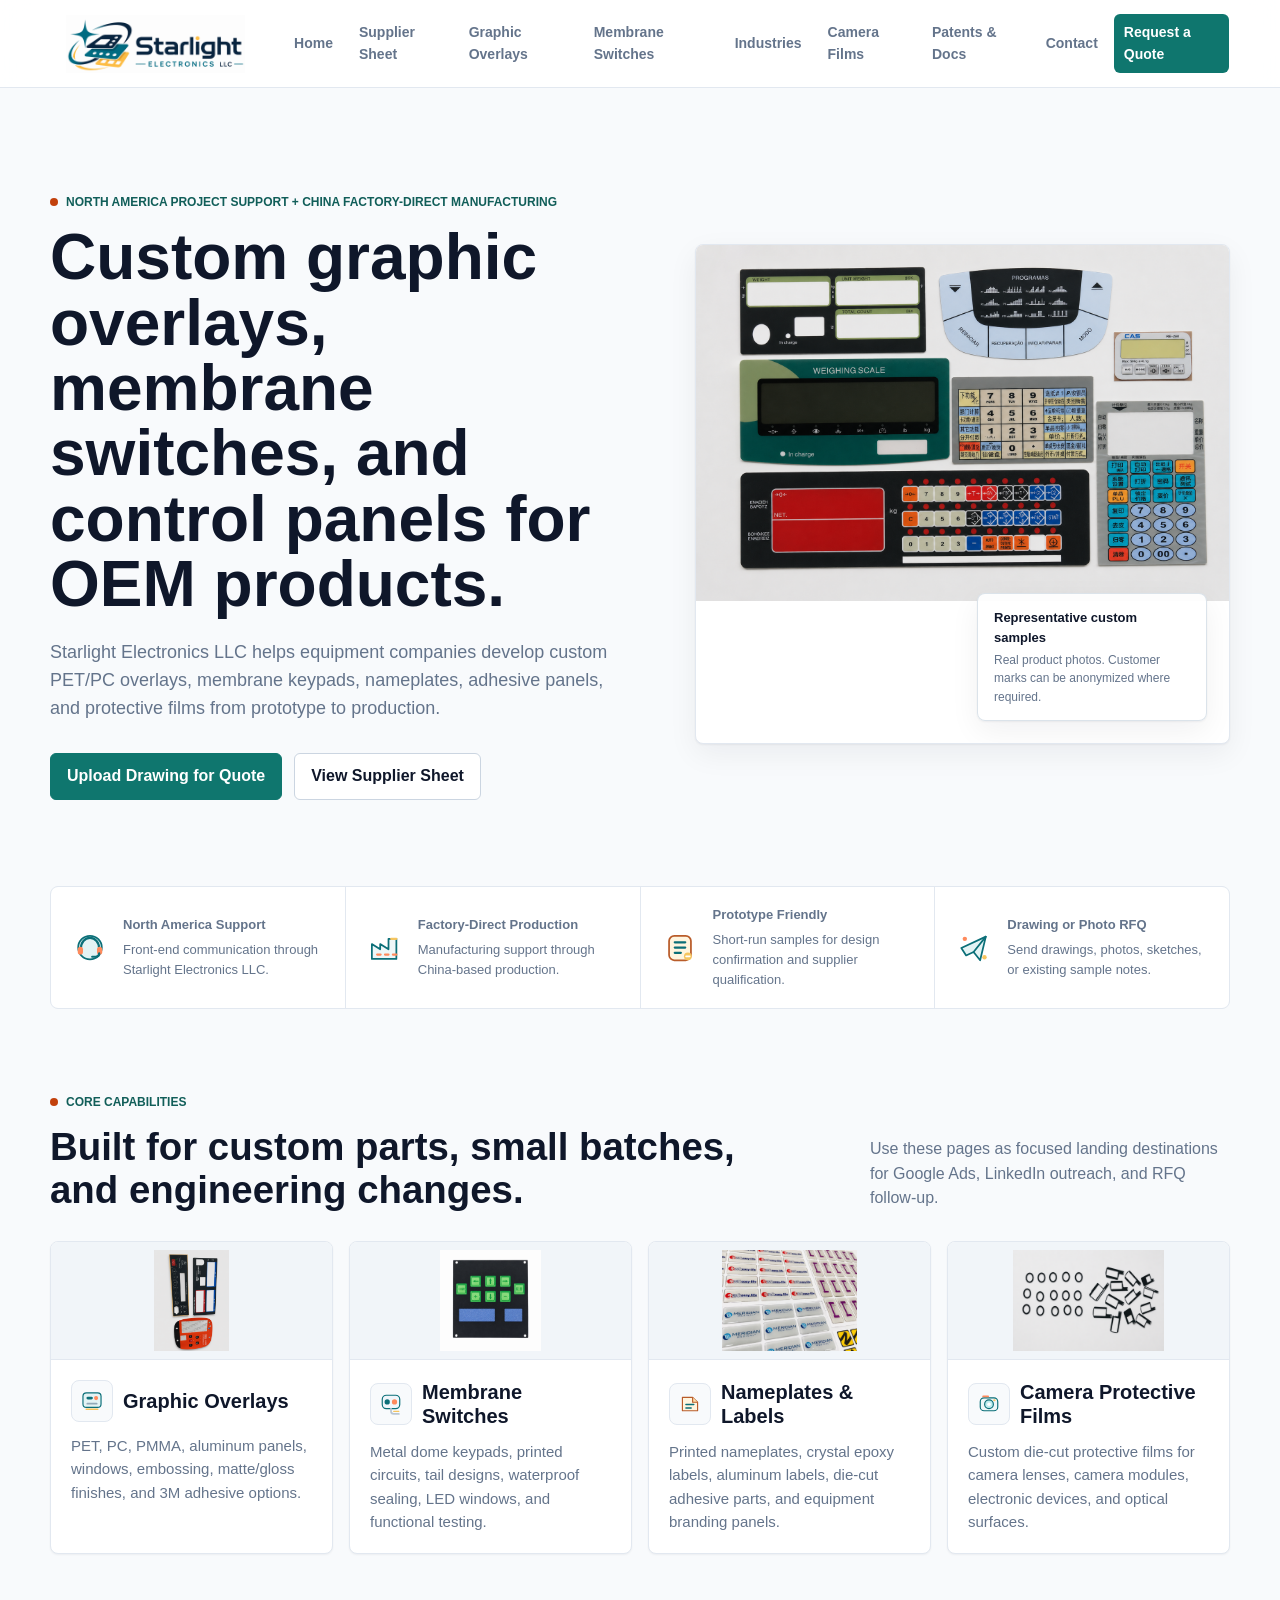
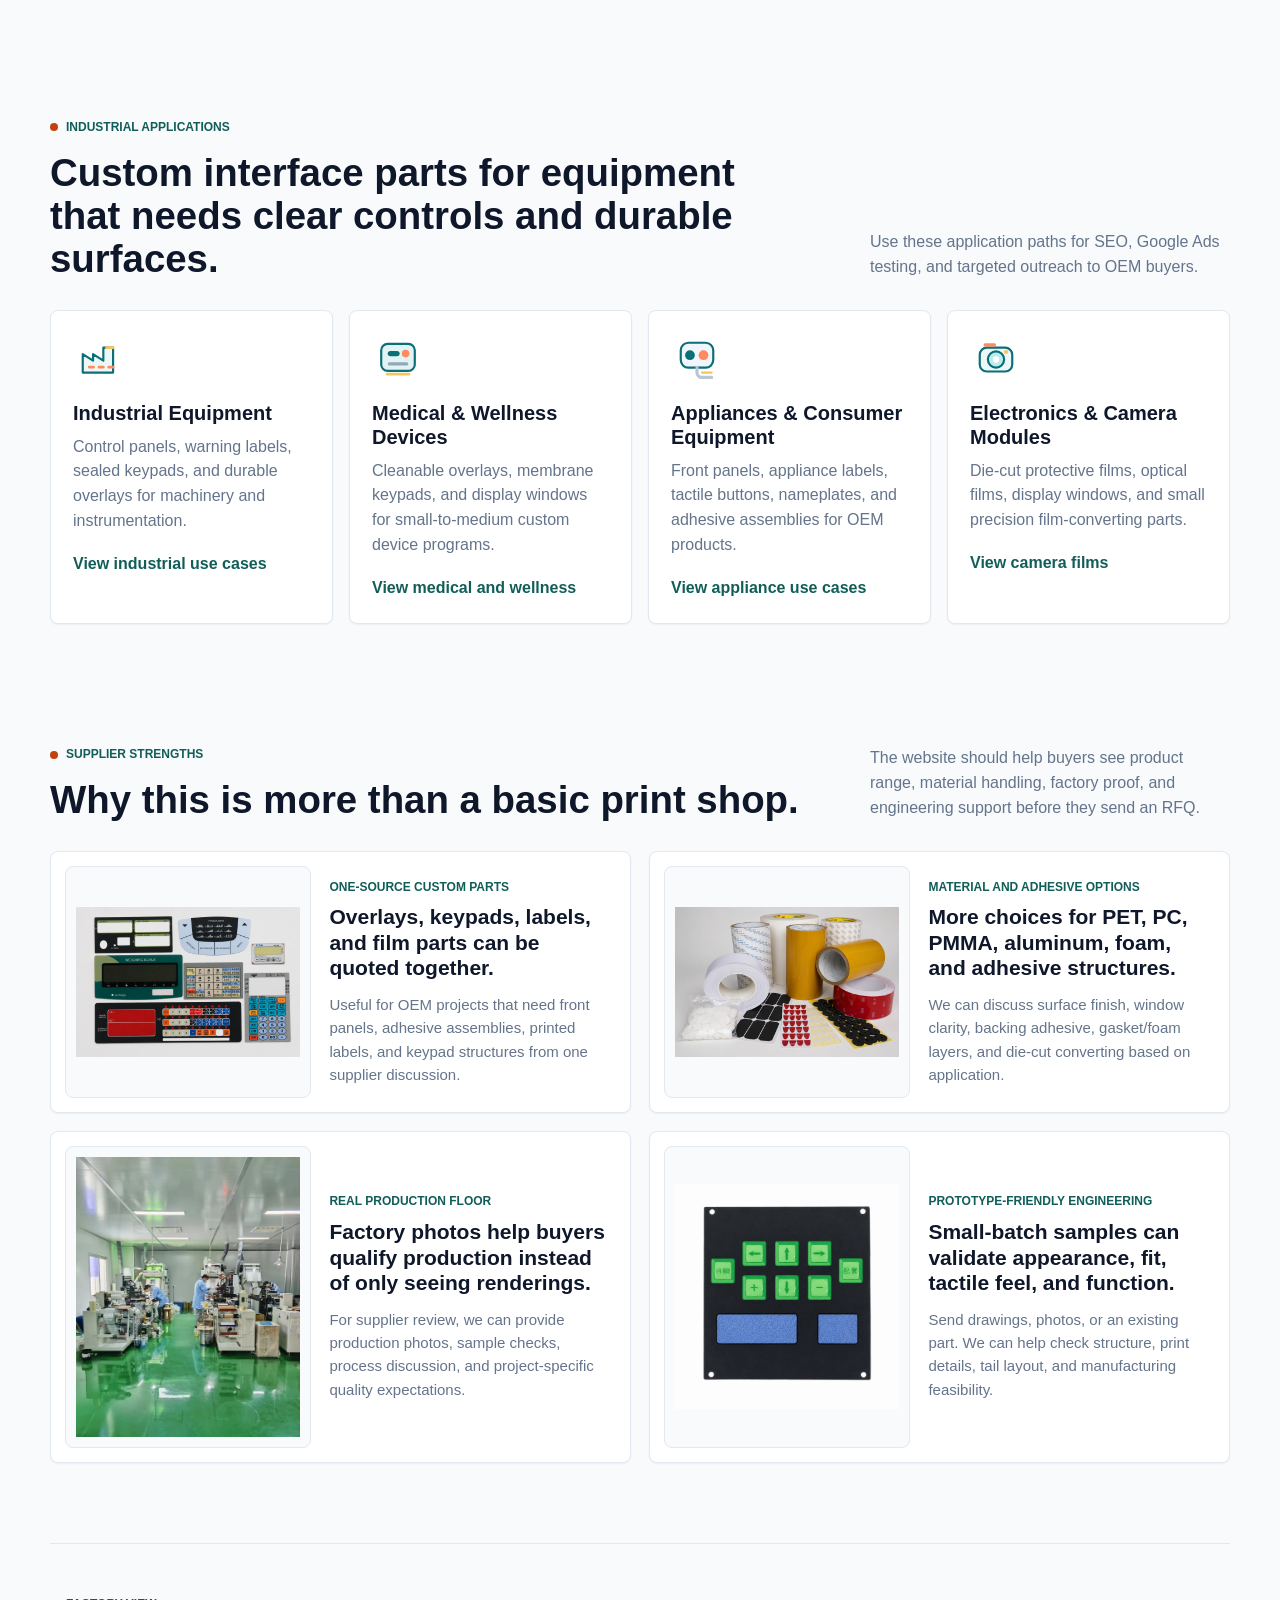
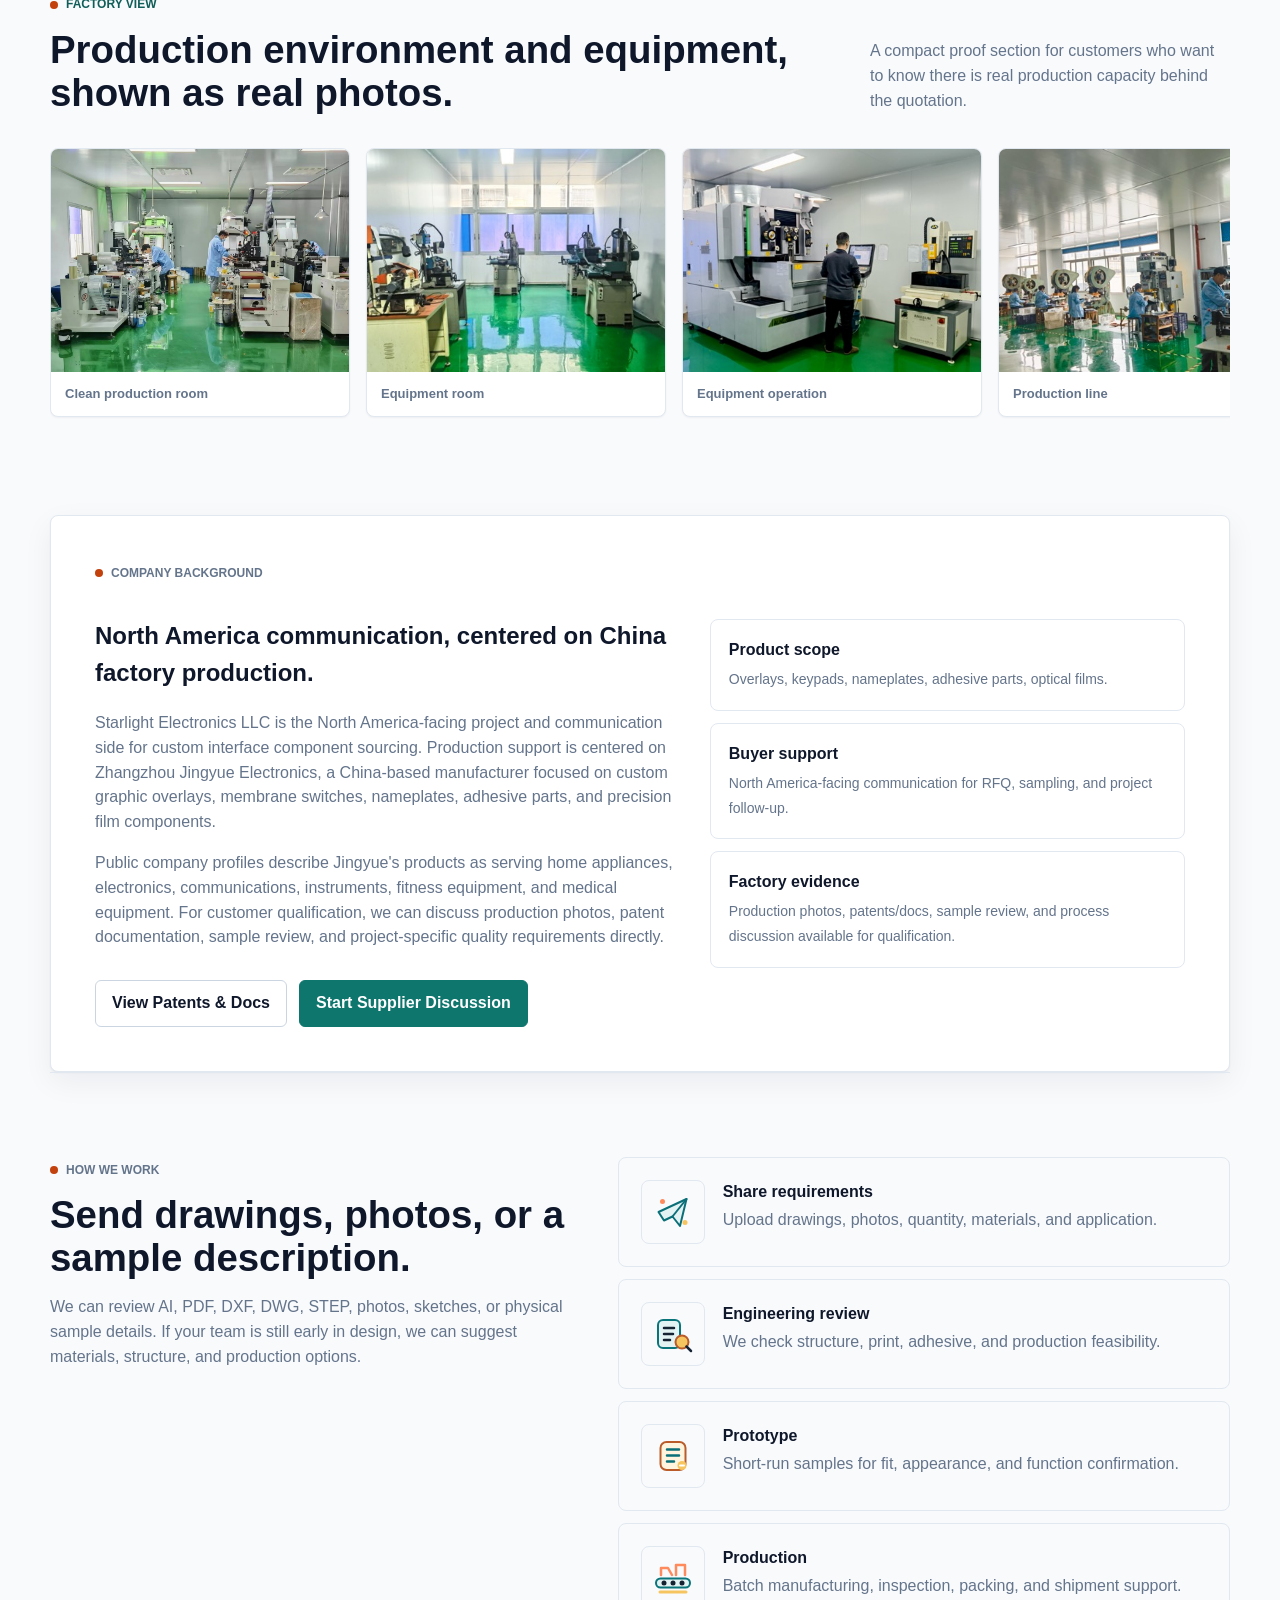
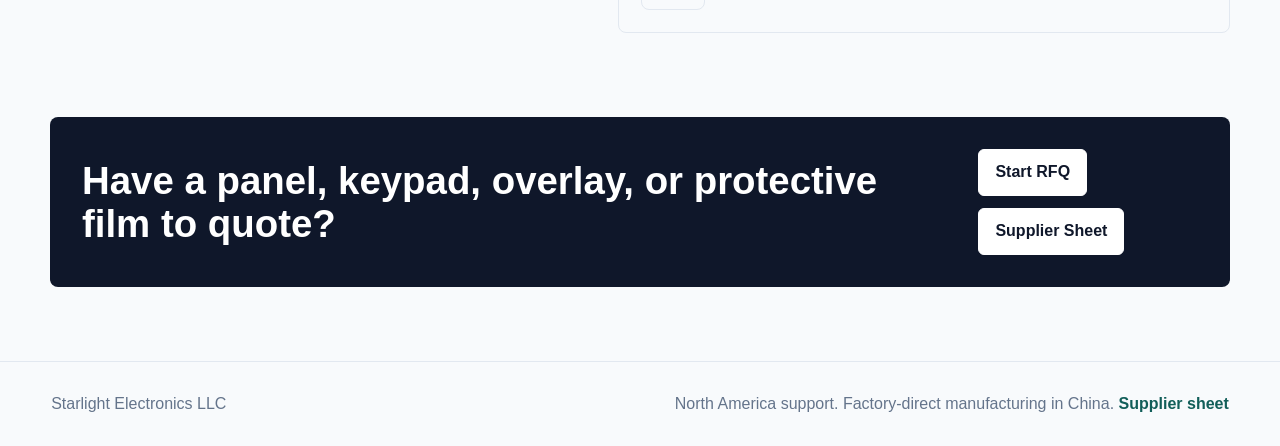
<file: index.html>
<!doctype html>
<html lang="en">
  <head>
    <meta charset="utf-8" />
    <meta name="viewport" content="width=device-width, initial-scale=1" />
    <title>Starlight Electronics LLC | Custom Graphic Overlays &amp; Membrane Switches</title>
    <meta
      name="description"
      content="North America-based project support for custom graphic overlays, membrane switches, control panels, nameplates, and camera lens protective films with factory-direct manufacturing in China."
    />
    <link rel="stylesheet" href="styles.css" />
  </head>
  <body>
    <header class="site-header">
      <a class="brand" href="index.html"><img src="assets/starlight-logo.png" alt="Starlight Electronics" /></a>
      <nav class="nav" aria-label="Main navigation">
        <a href="index.html">Home</a>
        <a href="capability-statement.html">Supplier Sheet</a>
        <a href="graphic-overlays.html">Graphic Overlays</a>
        <a href="membrane-switches.html">Membrane Switches</a>
        <a href="industries.html">Industries</a>
        <a href="camera-films.html">Camera Films</a>
        <a href="certifications.html">Patents &amp; Docs</a>
        <a href="contact.html">Contact</a>
        <a class="nav-cta" href="request-quote.html">Request a Quote</a>
      </nav>
    </header>

    <main>
      <section class="hero">
        <div class="hero-copy">
          <p class="eyebrow">North America project support + China factory-direct manufacturing</p>
          <h1>Custom graphic overlays, membrane switches, and control panels for OEM products.</h1>
          <p class="lead">
            Starlight Electronics LLC helps equipment companies develop custom PET/PC overlays,
            membrane keypads, nameplates, adhesive panels, and protective films from prototype to production.
          </p>
          <div class="actions">
            <a class="button primary" href="request-quote.html">Upload Drawing for Quote</a>
            <a class="button secondary" href="capability-statement.html">View Supplier Sheet</a>
          </div>
        </div>
        <div class="hero-media">
          <img src="assets/photos/product-combine-home.png" alt="Representative custom graphic overlays and membrane switch samples" />
          <div class="hero-badge">
            <strong>Representative custom samples</strong>
            <span>Real product photos. Customer marks can be anonymized where required.</span>
          </div>
        </div>
      </section>

      <section class="trust-strip" aria-label="Key service points">
        <div><img src="assets/icon-support.svg" alt="" /><span><strong>North America Support</strong><span>Front-end communication through Starlight Electronics LLC.</span></span></div>
        <div><img src="assets/icon-factory.svg" alt="" /><span><strong>Factory-Direct Production</strong><span>Manufacturing support through China-based production.</span></span></div>
        <div><img src="assets/icon-prototype.svg" alt="" /><span><strong>Prototype Friendly</strong><span>Short-run samples for design confirmation and supplier qualification.</span></span></div>
        <div><img src="assets/icon-rfq.svg" alt="" /><span><strong>Drawing or Photo RFQ</strong><span>Send drawings, photos, sketches, or existing sample notes.</span></span></div>
      </section>

      <section class="section">
        <div class="section-heading">
          <div>
            <p class="eyebrow">Core capabilities</p>
            <h2>Built for custom parts, small batches, and engineering changes.</h2>
          </div>
          <p class="section-subtitle">Use these pages as focused landing destinations for Google Ads, LinkedIn outreach, and RFQ follow-up.</p>
        </div>
        <div class="capability-grid">
          <article>
            <div class="card-media"><img src="assets/photos/graphic-overlays-detail.png" alt="Graphic overlay and panel samples" /></div>
            <div class="card-copy">
              <div class="icon-row"><img class="mini-icon" src="assets/icon-overlay.svg" alt="" /><h3>Graphic Overlays</h3></div>
              <p>PET, PC, PMMA, aluminum panels, windows, embossing, matte/gloss finishes, and 3M adhesive options.</p>
            </div>
          </article>
          <article>
            <div class="card-media"><img src="assets/photos/membrane-square-detail.png" alt="Membrane switch sample with tactile buttons" /></div>
            <div class="card-copy">
              <div class="icon-row"><img class="mini-icon" src="assets/icon-switch.svg" alt="" /><h3>Membrane Switches</h3></div>
              <p>Metal dome keypads, printed circuits, tail designs, waterproof sealing, LED windows, and functional testing.</p>
            </div>
          </article>
          <article>
            <div class="card-media"><img src="assets/photos/epoxy-labels-detail.png" alt="Custom epoxy nameplate and label samples" /></div>
            <div class="card-copy">
              <div class="icon-row"><img class="mini-icon" src="assets/icon-label.svg" alt="" /><h3>Nameplates &amp; Labels</h3></div>
              <p>Printed nameplates, crystal epoxy labels, aluminum labels, die-cut adhesive parts, and equipment branding panels.</p>
            </div>
          </article>
          <article>
            <div class="card-media"><img src="assets/photos/camera-film-set.png" alt="Camera lens protective film samples" /></div>
            <div class="card-copy">
              <div class="icon-row"><img class="mini-icon" src="assets/icon-camera.svg" alt="" /><h3>Camera Protective Films</h3></div>
              <p>Custom die-cut protective films for camera lenses, camera modules, electronic devices, and optical surfaces.</p>
            </div>
          </article>
        </div>
      </section>

      <section class="section">
        <div class="section-heading">
          <div>
            <p class="eyebrow">Industrial applications</p>
            <h2>Custom interface parts for equipment that needs clear controls and durable surfaces.</h2>
          </div>
          <p class="section-subtitle">Use these application paths for SEO, Google Ads testing, and targeted outreach to OEM buyers.</p>
        </div>
        <div class="application-grid">
          <article>
            <img src="assets/icon-factory.svg" alt="" />
            <h3>Industrial Equipment</h3>
            <p>Control panels, warning labels, sealed keypads, and durable overlays for machinery and instrumentation.</p>
            <a href="industries.html">View industrial use cases</a>
          </article>
          <article>
            <img src="assets/icon-overlay.svg" alt="" />
            <h3>Medical &amp; Wellness Devices</h3>
            <p>Cleanable overlays, membrane keypads, and display windows for small-to-medium custom device programs.</p>
            <a href="industries.html">View medical and wellness</a>
          </article>
          <article>
            <img src="assets/icon-switch.svg" alt="" />
            <h3>Appliances &amp; Consumer Equipment</h3>
            <p>Front panels, appliance labels, tactile buttons, nameplates, and adhesive assemblies for OEM products.</p>
            <a href="industries.html">View appliance use cases</a>
          </article>
          <article>
            <img src="assets/icon-camera.svg" alt="" />
            <h3>Electronics &amp; Camera Modules</h3>
            <p>Die-cut protective films, optical films, display windows, and small precision film-converting parts.</p>
            <a href="camera-films.html">View camera films</a>
          </article>
        </div>
      </section>

      <section id="supplier-strengths" class="section strength-section">
        <div class="section-heading">
          <div>
            <p class="eyebrow">Supplier strengths</p>
            <h2>Why this is more than a basic print shop.</h2>
          </div>
          <p class="section-subtitle">The website should help buyers see product range, material handling, factory proof, and engineering support before they send an RFQ.</p>
        </div>
        <div class="strength-grid">
          <article>
            <div class="strength-media"><img src="assets/photos/product-combine-home.png" alt="Custom control panels and membrane switch samples" /></div>
            <div>
              <span class="strength-kicker">One-source custom parts</span>
              <h3>Overlays, keypads, labels, and film parts can be quoted together.</h3>
              <p>Useful for OEM projects that need front panels, adhesive assemblies, printed labels, and keypad structures from one supplier discussion.</p>
            </div>
          </article>
          <article>
            <div class="strength-media"><img src="assets/photos/adhesive-materials.png" alt="Adhesive rolls, 3M materials, and die-cut parts" /></div>
            <div>
              <span class="strength-kicker">Material and adhesive options</span>
              <h3>More choices for PET, PC, PMMA, aluminum, foam, and adhesive structures.</h3>
              <p>We can discuss surface finish, window clarity, backing adhesive, gasket/foam layers, and die-cut converting based on application.</p>
            </div>
          </article>
          <article>
            <div class="strength-media"><img src="assets/photos/dust-free-workshop.jpg" alt="Production workshop with operators and equipment" /></div>
            <div>
              <span class="strength-kicker">Real production floor</span>
              <h3>Factory photos help buyers qualify production instead of only seeing renderings.</h3>
              <p>For supplier review, we can provide production photos, sample checks, process discussion, and project-specific quality expectations.</p>
            </div>
          </article>
          <article>
            <div class="strength-media"><img src="assets/photos/membrane-square-detail.png" alt="Membrane switch sample with tactile buttons" /></div>
            <div>
              <span class="strength-kicker">Prototype-friendly engineering</span>
              <h3>Small-batch samples can validate appearance, fit, tactile feel, and function.</h3>
              <p>Send drawings, photos, or an existing part. We can help check structure, print details, tail layout, and manufacturing feasibility.</p>
            </div>
          </article>
        </div>
      </section>

      <section id="factory-view" class="section workshop-section">
        <div class="section-heading">
          <div>
            <p class="eyebrow">Factory view</p>
            <h2>Production environment and equipment, shown as real photos.</h2>
          </div>
          <p class="section-subtitle">A compact proof section for customers who want to know there is real production capacity behind the quotation.</p>
        </div>
        <div class="workshop-carousel" aria-label="Workshop photo carousel">
          <figure>
            <img src="assets/photos/dust-free-workshop.jpg" alt="Clean production workshop" />
            <figcaption>Clean production room</figcaption>
          </figure>
          <figure>
            <img src="assets/photos/workshop-printing-room.jpg" alt="Printing and equipment room" />
            <figcaption>Equipment room</figcaption>
          </figure>
          <figure>
            <img src="assets/photos/workshop-cnc.jpg" alt="Equipment operation area" />
            <figcaption>Equipment operation</figcaption>
          </figure>
          <figure>
            <img src="assets/photos/workshop-line.jpg" alt="Production line with operators" />
            <figcaption>Production line</figcaption>
          </figure>
          <figure>
            <img src="assets/photos/workshop-screening-area.jpg" alt="Screening and processing area" />
            <figcaption>Processing area</figcaption>
          </figure>
          <figure>
            <img src="assets/photos/workshop-machine.jpg" alt="Film processing machine" />
            <figcaption>Film processing equipment</figcaption>
          </figure>
          <figure>
            <img src="assets/photos/workshop-equipment.jpg" alt="Workshop equipment" />
            <figcaption>Equipment area</figcaption>
          </figure>
          <figure>
            <img src="assets/photos/workshop-coating-room.jpg" alt="Coating or finishing room" />
            <figcaption>Finishing room</figcaption>
          </figure>
        </div>
      </section>

      <section class="company-band">
        <div class="company-copy">
          <p class="eyebrow">Company background</p>
          <h2>North America communication, centered on China factory production.</h2>
          <p>
            Starlight Electronics LLC is the North America-facing project and communication side for custom interface component sourcing.
            Production support is centered on Zhangzhou Jingyue Electronics, a China-based manufacturer focused on custom graphic overlays,
            membrane switches, nameplates, adhesive parts, and precision film components.
          </p>
          <p>
            Public company profiles describe Jingyue's products as serving home appliances, electronics, communications, instruments,
            fitness equipment, and medical equipment. For customer qualification, we can discuss production photos, patent documentation,
            sample review, and project-specific quality requirements directly.
          </p>
          <div class="actions">
            <a class="button secondary" href="certifications.html">View Patents &amp; Docs</a>
            <a class="button primary" href="request-quote.html">Start Supplier Discussion</a>
          </div>
        </div>
        <div class="company-proof">
          <div><strong>Product scope</strong><span>Overlays, keypads, nameplates, adhesive parts, optical films.</span></div>
          <div><strong>Buyer support</strong><span>North America-facing communication for RFQ, sampling, and project follow-up.</span></div>
          <div><strong>Factory evidence</strong><span>Production photos, patents/docs, sample review, and process discussion available for qualification.</span></div>
        </div>
      </section>

      <section class="split-section">
        <div>
          <p class="eyebrow">How we work</p>
          <h2>Send drawings, photos, or a sample description.</h2>
          <p>
            We can review AI, PDF, DXF, DWG, STEP, photos, sketches, or physical sample details.
            If your team is still early in design, we can suggest materials, structure, and production options.
          </p>
        </div>
        <ol class="process-list">
          <li><span class="step-icon"><img src="assets/icon-rfq.svg" alt="" /></span><div><strong>Share requirements</strong><span>Upload drawings, photos, quantity, materials, and application.</span></div></li>
          <li><span class="step-icon"><img src="assets/icon-engineering.svg" alt="" /></span><div><strong>Engineering review</strong><span>We check structure, print, adhesive, and production feasibility.</span></div></li>
          <li><span class="step-icon"><img src="assets/icon-prototype.svg" alt="" /></span><div><strong>Prototype</strong><span>Short-run samples for fit, appearance, and function confirmation.</span></div></li>
          <li><span class="step-icon"><img src="assets/icon-production.svg" alt="" /></span><div><strong>Production</strong><span>Batch manufacturing, inspection, packing, and shipment support.</span></div></li>
        </ol>
      </section>

      <section class="cta-band">
        <h2>Have a panel, keypad, overlay, or protective film to quote?</h2>
        <div class="actions compact-actions">
          <a class="button primary" href="request-quote.html">Start RFQ</a>
          <a class="button secondary" href="capability-statement.html">Supplier Sheet</a>
        </div>
      </section>
    </main>

    <footer class="site-footer">
      <span>Starlight Electronics LLC</span>
      <span>North America support. Factory-direct manufacturing in China. <a href="capability-statement.html">Supplier sheet</a></span>
    </footer>
    <script src="site.js" defer></script>
  </body>
</html>
</file>
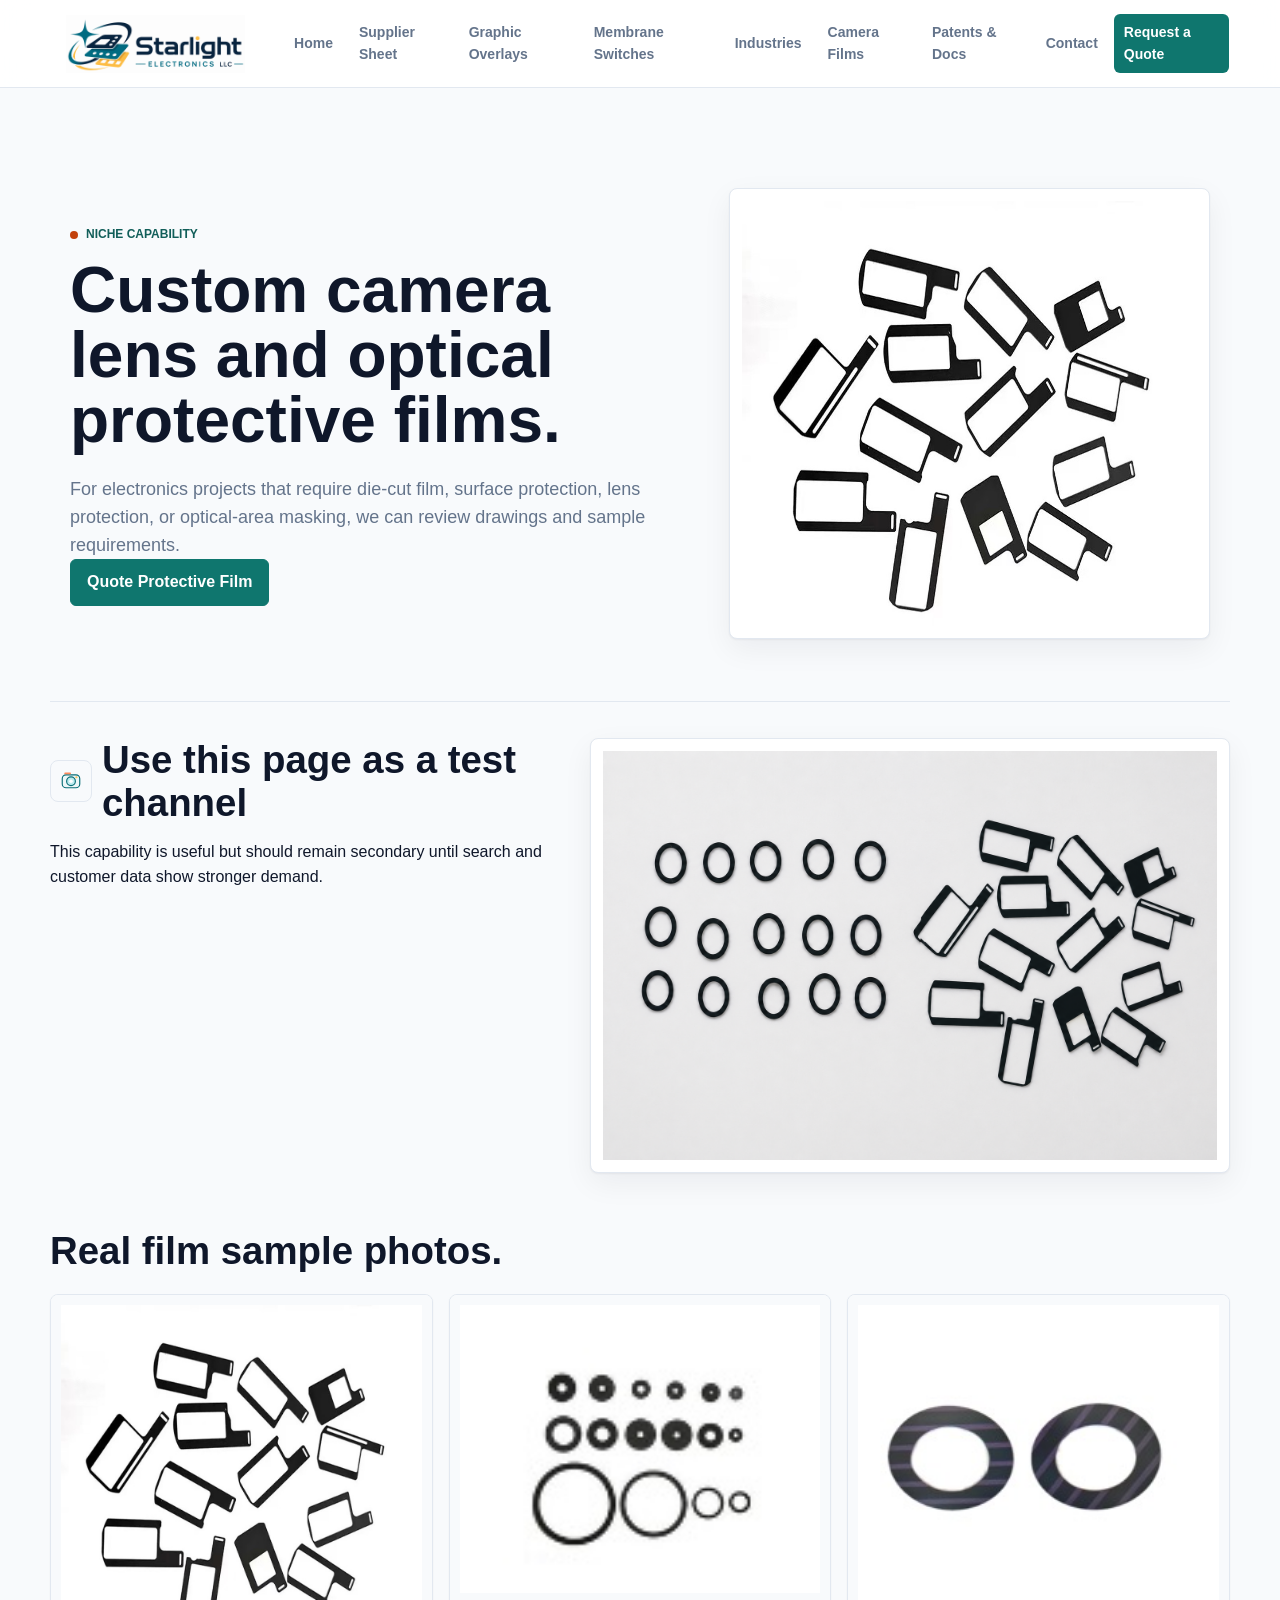
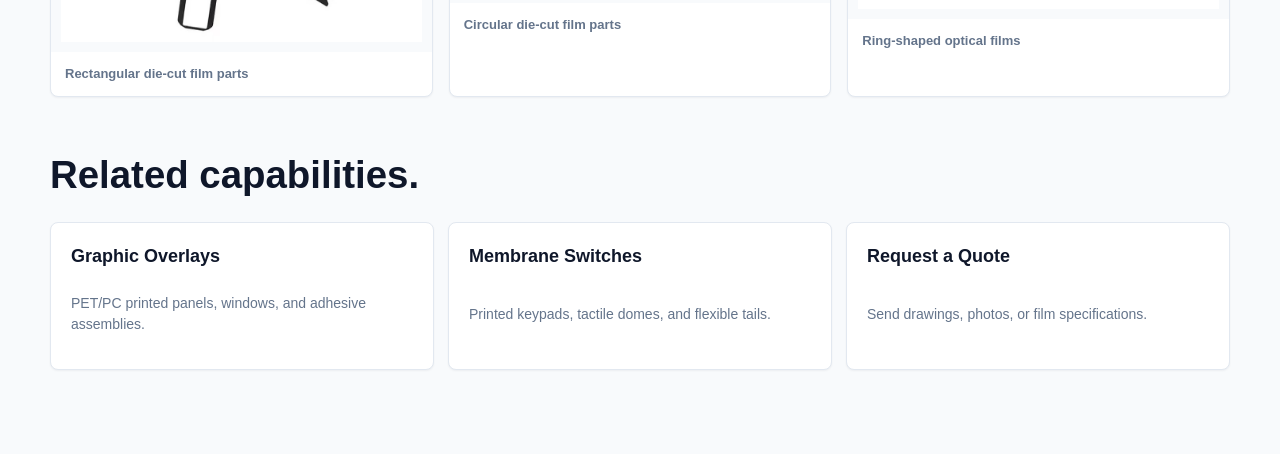
<file: camera-films.html>
<!doctype html>
<html lang="en">
  <head>
    <meta charset="utf-8" />
    <meta name="viewport" content="width=device-width, initial-scale=1" />
    <title>Camera Lens Protective Films | Starlight Electronics LLC</title>
    <meta name="description" content="Custom die-cut camera lens protective films and optical protective films for camera modules and electronics." />
    <link rel="stylesheet" href="styles.css" />
  </head>
  <body>
    <header class="site-header">
      <a class="brand" href="index.html"><img src="assets/starlight-logo.png" alt="Starlight Electronics" /></a>
      <nav class="nav" aria-label="Main navigation">
        <a href="index.html">Home</a>
        <a href="capability-statement.html">Supplier Sheet</a>
        <a href="graphic-overlays.html">Graphic Overlays</a>
        <a href="membrane-switches.html">Membrane Switches</a>
        <a href="industries.html">Industries</a>
        <a href="camera-films.html">Camera Films</a>
        <a href="certifications.html">Patents &amp; Docs</a>
        <a href="contact.html">Contact</a>
        <a class="nav-cta" href="request-quote.html">Request a Quote</a>
      </nav>
    </header>
    <main class="page">
      <section class="page-hero">
        <div>
          <p class="eyebrow">Niche capability</p>
          <h1>Custom camera lens and optical protective films.</h1>
          <p class="lead">For electronics projects that require die-cut film, surface protection, lens protection, or optical-area masking, we can review drawings and sample requirements.</p>
          <a class="button primary" href="request-quote.html">Quote Protective Film</a>
        </div>
        <div class="visual-card"><img src="assets/photos/camera-film-rectangles.jpg" alt="Custom die-cut camera and optical protective films" /></div>
      </section>
      <section class="detail-grid">
        <div>
          <div class="icon-row"><img class="mini-icon" src="assets/icon-camera.svg" alt="" /><h2>Use this page as a test channel</h2></div>
          <p>This capability is useful but should remain secondary until search and customer data show stronger demand.</p>
        </div>
        <div class="visual-card"><img src="assets/photos/camera-film-set.png" alt="Die-cut camera and optical protective film samples" /></div>
      </section>
      <section class="page-section">
        <h2>Real film sample photos.</h2>
        <div class="photo-grid compact">
          <figure class="photo-card">
            <div class="photo-frame"><img src="assets/photos/camera-film-rectangles.jpg" alt="Rectangular camera and optical film parts" /></div>
            <figcaption>Rectangular die-cut film parts</figcaption>
          </figure>
          <figure class="photo-card">
            <div class="photo-frame"><img src="assets/photos/camera-film-circles.jpg" alt="Circular optical film parts" /></div>
            <figcaption>Circular die-cut film parts</figcaption>
          </figure>
          <figure class="photo-card">
            <div class="photo-frame"><img src="assets/photos/camera-film-rings.jpg" alt="Ring-shaped optical films" /></div>
            <figcaption>Ring-shaped optical films</figcaption>
          </figure>
        </div>
      </section>
      <section class="page-section">
        <h2>Related capabilities.</h2>
        <div class="related-links">
          <a class="related-card" href="graphic-overlays.html"><strong>Graphic Overlays</strong><span>PET/PC printed panels, windows, and adhesive assemblies.</span></a>
          <a class="related-card" href="membrane-switches.html"><strong>Membrane Switches</strong><span>Printed keypads, tactile domes, and flexible tails.</span></a>
          <a class="related-card" href="request-quote.html"><strong>Request a Quote</strong><span>Send drawings, photos, or film specifications.</span></a>
        </div>
      </section>
    </main>
  </body>
</html>
</file>
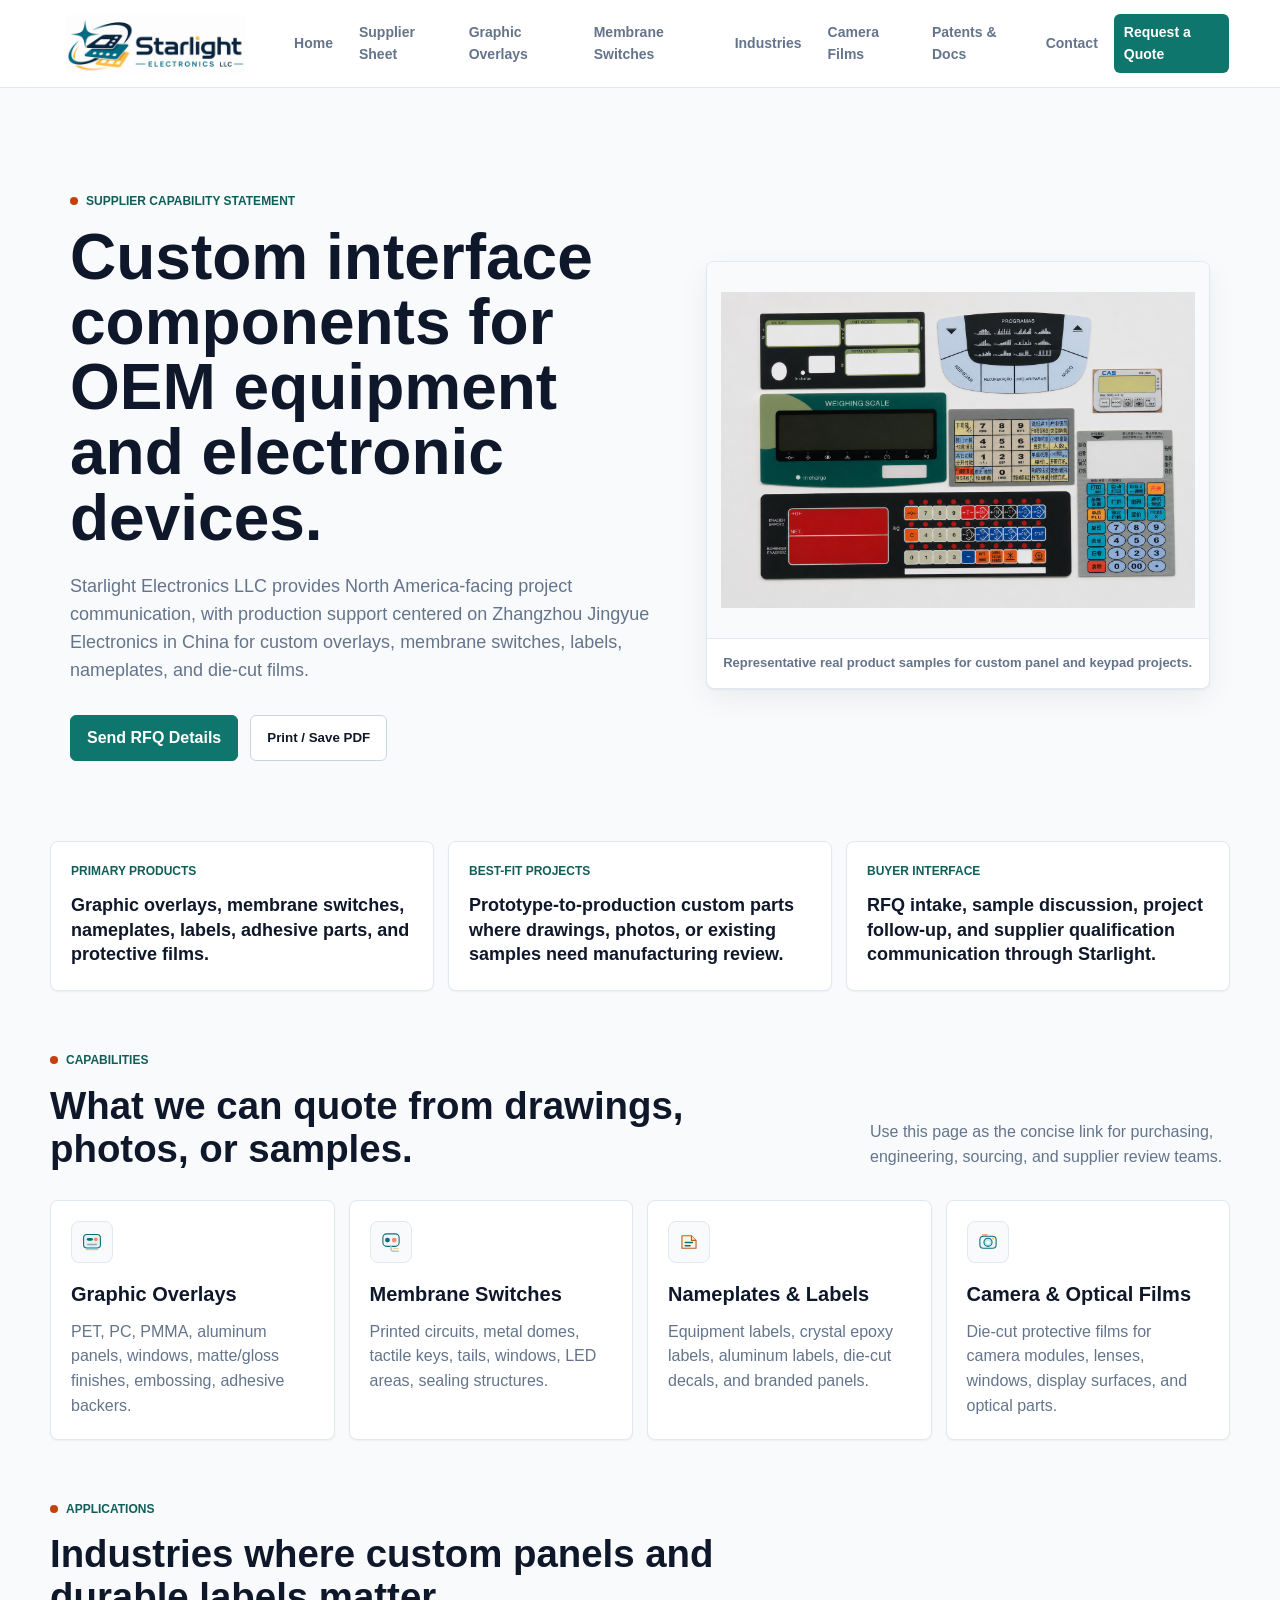
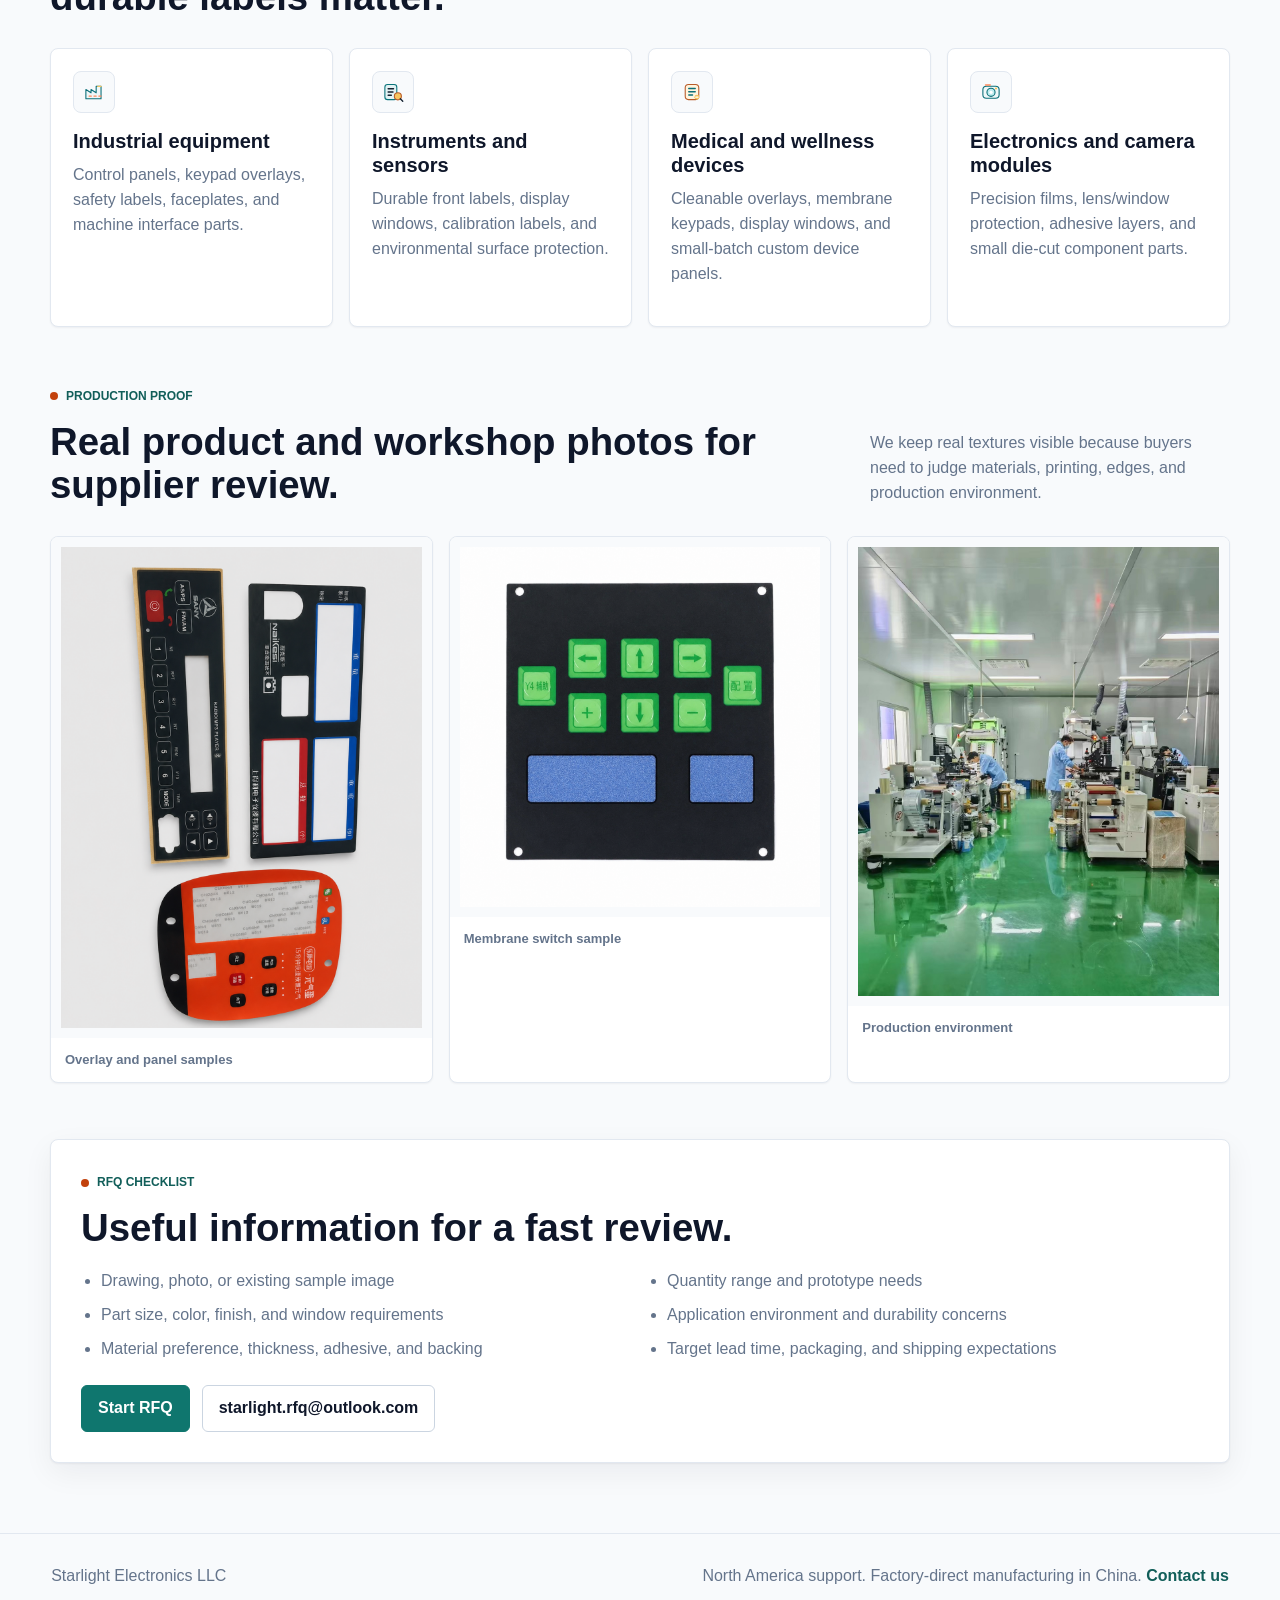
<file: capability-statement.html>
<!doctype html>
<html lang="en">
  <head>
    <meta charset="utf-8" />
    <meta name="viewport" content="width=device-width, initial-scale=1" />
    <title>Supplier Capability Statement | Starlight Electronics LLC</title>
    <meta
      name="description"
      content="Supplier capability statement for custom graphic overlays, membrane switches, nameplates, adhesive parts, and camera or optical protective films."
    />
    <link rel="stylesheet" href="styles.css" />
  </head>
  <body>
    <header class="site-header">
      <a class="brand" href="index.html"><img src="assets/starlight-logo.png" alt="Starlight Electronics" /></a>
      <nav class="nav" aria-label="Main navigation">
        <a href="index.html">Home</a>
        <a href="capability-statement.html">Supplier Sheet</a>
        <a href="graphic-overlays.html">Graphic Overlays</a>
        <a href="membrane-switches.html">Membrane Switches</a>
        <a href="industries.html">Industries</a>
        <a href="camera-films.html">Camera Films</a>
        <a href="certifications.html">Patents &amp; Docs</a>
        <a href="contact.html">Contact</a>
        <a class="nav-cta" href="request-quote.html">Request a Quote</a>
      </nav>
    </header>

    <main class="page capability-sheet">
      <section class="page-hero sheet-hero">
        <div>
          <p class="eyebrow">Supplier capability statement</p>
          <h1>Custom interface components for OEM equipment and electronic devices.</h1>
          <p class="lead">
            Starlight Electronics LLC provides North America-facing project communication, with production support centered on
            Zhangzhou Jingyue Electronics in China for custom overlays, membrane switches, labels, nameplates, and die-cut films.
          </p>
          <div class="actions">
            <a class="button primary" href="request-quote.html">Send RFQ Details</a>
            <button class="button secondary print-button" type="button" onclick="window.print()">Print / Save PDF</button>
          </div>
        </div>
        <figure class="sheet-hero-card">
          <img src="assets/photos/product-combine-home.png" alt="Custom graphic overlays, control panels, and membrane switch samples" />
          <figcaption>Representative real product samples for custom panel and keypad projects.</figcaption>
        </figure>
      </section>

      <section class="sheet-summary" aria-label="Supplier summary">
        <article>
          <span>Primary products</span>
          <strong>Graphic overlays, membrane switches, nameplates, labels, adhesive parts, and protective films.</strong>
        </article>
        <article>
          <span>Best-fit projects</span>
          <strong>Prototype-to-production custom parts where drawings, photos, or existing samples need manufacturing review.</strong>
        </article>
        <article>
          <span>Buyer interface</span>
          <strong>RFQ intake, sample discussion, project follow-up, and supplier qualification communication through Starlight.</strong>
        </article>
      </section>

      <section class="page-section">
        <div class="section-heading">
          <div>
            <p class="eyebrow">Capabilities</p>
            <h2>What we can quote from drawings, photos, or samples.</h2>
          </div>
          <p class="section-subtitle">Use this page as the concise link for purchasing, engineering, sourcing, and supplier review teams.</p>
        </div>
        <div class="sheet-matrix">
          <article>
            <img src="assets/icon-overlay.svg" alt="" />
            <h3>Graphic Overlays</h3>
            <p>PET, PC, PMMA, aluminum panels, windows, matte/gloss finishes, embossing, adhesive backers.</p>
          </article>
          <article>
            <img src="assets/icon-switch.svg" alt="" />
            <h3>Membrane Switches</h3>
            <p>Printed circuits, metal domes, tactile keys, tails, windows, LED areas, sealing structures.</p>
          </article>
          <article>
            <img src="assets/icon-label.svg" alt="" />
            <h3>Nameplates &amp; Labels</h3>
            <p>Equipment labels, crystal epoxy labels, aluminum labels, die-cut decals, and branded panels.</p>
          </article>
          <article>
            <img src="assets/icon-camera.svg" alt="" />
            <h3>Camera &amp; Optical Films</h3>
            <p>Die-cut protective films for camera modules, lenses, windows, display surfaces, and optical parts.</p>
          </article>
        </div>
      </section>

      <section class="page-section">
        <div class="section-heading">
          <div>
            <p class="eyebrow">Applications</p>
            <h2>Industries where custom panels and durable labels matter.</h2>
          </div>
        </div>
        <div class="application-grid compact-applications">
          <article>
            <img src="assets/icon-factory.svg" alt="" />
            <h3>Industrial equipment</h3>
            <p>Control panels, keypad overlays, safety labels, faceplates, and machine interface parts.</p>
          </article>
          <article>
            <img src="assets/icon-engineering.svg" alt="" />
            <h3>Instruments and sensors</h3>
            <p>Durable front labels, display windows, calibration labels, and environmental surface protection.</p>
          </article>
          <article>
            <img src="assets/icon-prototype.svg" alt="" />
            <h3>Medical and wellness devices</h3>
            <p>Cleanable overlays, membrane keypads, display windows, and small-batch custom device panels.</p>
          </article>
          <article>
            <img src="assets/icon-camera.svg" alt="" />
            <h3>Electronics and camera modules</h3>
            <p>Precision films, lens/window protection, adhesive layers, and small die-cut component parts.</p>
          </article>
        </div>
      </section>

      <section class="page-section sheet-proof">
        <div class="section-heading">
          <div>
            <p class="eyebrow">Production proof</p>
            <h2>Real product and workshop photos for supplier review.</h2>
          </div>
          <p class="section-subtitle">We keep real textures visible because buyers need to judge materials, printing, edges, and production environment.</p>
        </div>
        <div class="photo-grid compact">
          <figure class="photo-card">
            <div class="photo-frame"><img src="assets/photos/graphic-overlays-detail.png" alt="Graphic overlay samples" /></div>
            <figcaption>Overlay and panel samples</figcaption>
          </figure>
          <figure class="photo-card">
            <div class="photo-frame"><img src="assets/photos/membrane-square-detail.png" alt="Membrane switch sample" /></div>
            <figcaption>Membrane switch sample</figcaption>
          </figure>
          <figure class="photo-card">
            <div class="photo-frame"><img src="assets/photos/dust-free-workshop.jpg" alt="Workshop production area" /></div>
            <figcaption>Production environment</figcaption>
          </figure>
        </div>
      </section>

      <section class="page-section sheet-rfq">
        <div class="rfq-panel">
          <p class="eyebrow">RFQ checklist</p>
          <h2>Useful information for a fast review.</h2>
          <div class="check-grid">
            <ul>
              <li>Drawing, photo, or existing sample image</li>
              <li>Part size, color, finish, and window requirements</li>
              <li>Material preference, thickness, adhesive, and backing</li>
            </ul>
            <ul>
              <li>Quantity range and prototype needs</li>
              <li>Application environment and durability concerns</li>
              <li>Target lead time, packaging, and shipping expectations</li>
            </ul>
          </div>
          <div class="actions compact-actions">
            <a class="button primary" href="request-quote.html">Start RFQ</a>
            <a class="button secondary" href="mailto:starlight.rfq@outlook.com">starlight.rfq@outlook.com</a>
          </div>
        </div>
      </section>
    </main>

    <footer class="site-footer">
      <span>Starlight Electronics LLC</span>
      <span>North America support. Factory-direct manufacturing in China. <a href="contact.html">Contact us</a></span>
    </footer>
  </body>
</html>
</file>
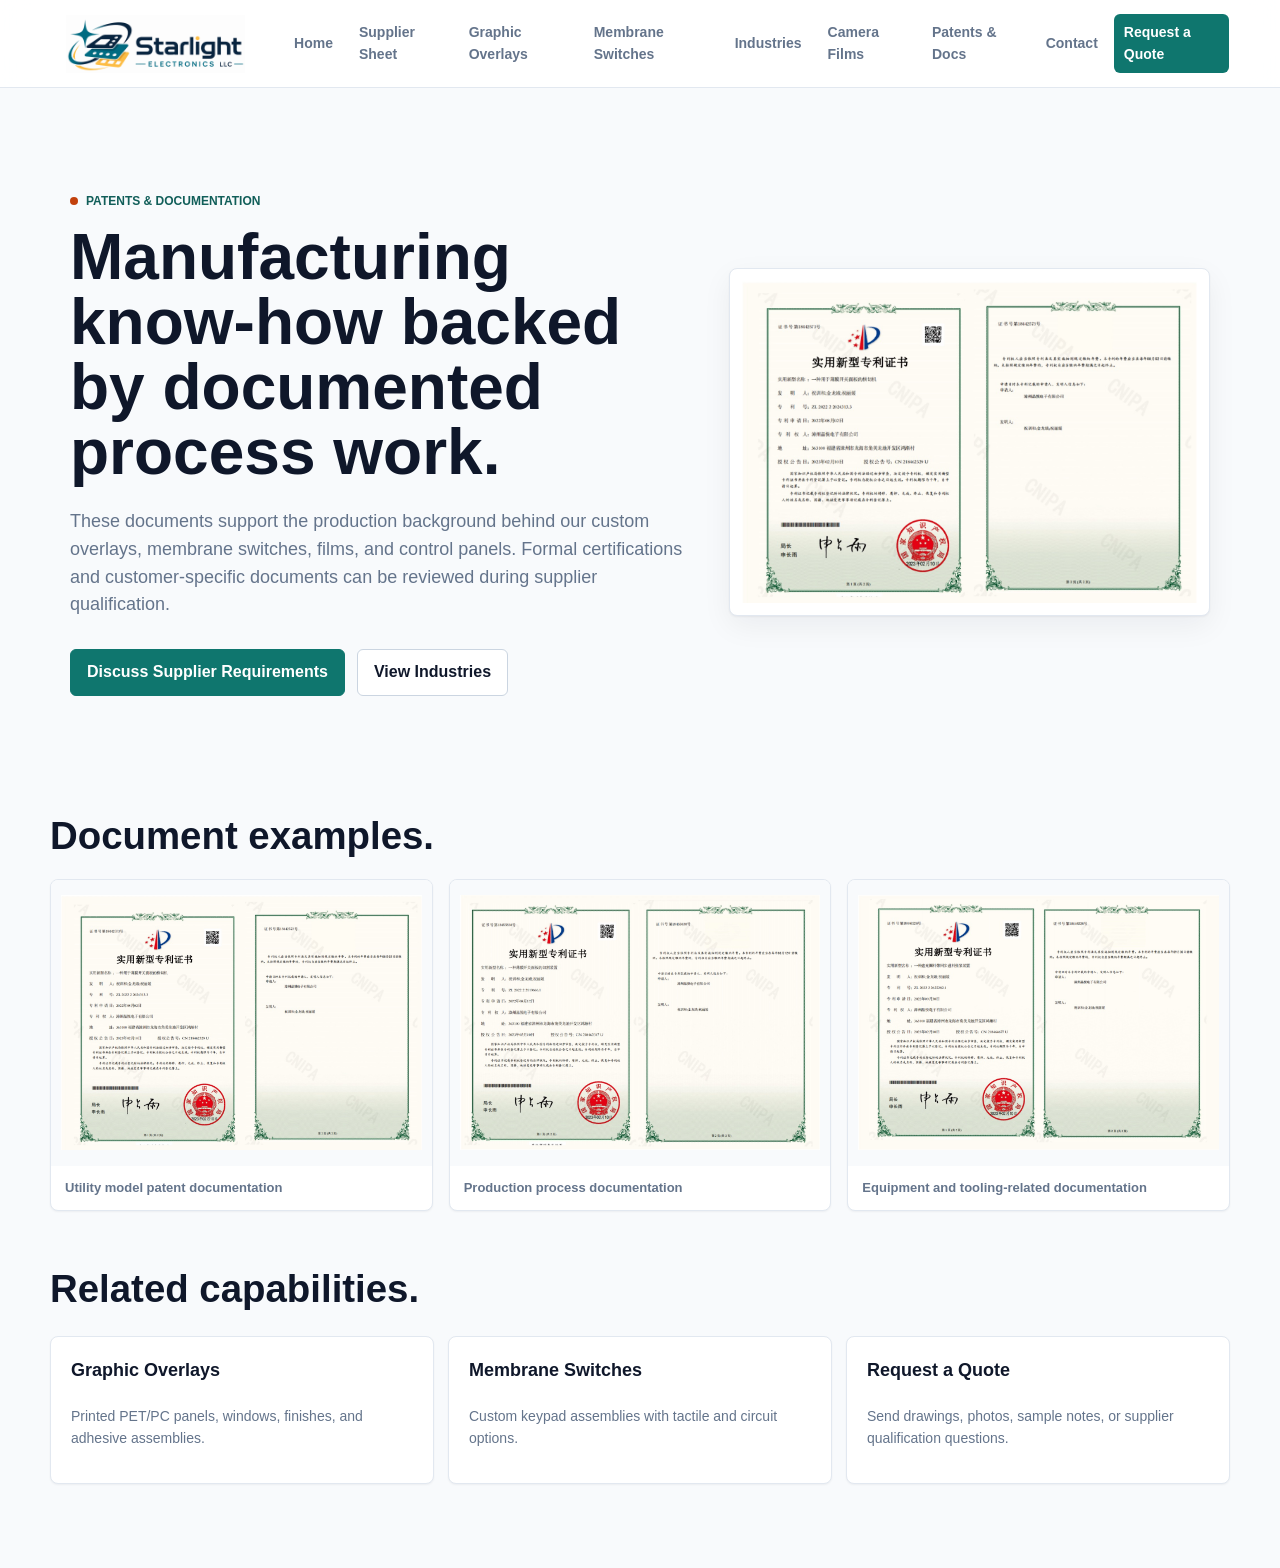
<file: certifications.html>
<!doctype html>
<html lang="en">
  <head>
    <meta charset="utf-8" />
    <meta name="viewport" content="width=device-width, initial-scale=1" />
    <title>Patents & Documentation | Starlight Electronics LLC</title>
    <meta name="description" content="Patent and documentation examples supporting custom graphic overlays, membrane switches, films, and control panel manufacturing." />
    <link rel="stylesheet" href="styles.css" />
  </head>
  <body>
    <header class="site-header">
      <a class="brand" href="index.html"><img src="assets/starlight-logo.png" alt="Starlight Electronics" /></a>
      <nav class="nav" aria-label="Main navigation">
        <a href="index.html">Home</a>
        <a href="capability-statement.html">Supplier Sheet</a>
        <a href="graphic-overlays.html">Graphic Overlays</a>
        <a href="membrane-switches.html">Membrane Switches</a>
        <a href="industries.html">Industries</a>
        <a href="camera-films.html">Camera Films</a>
        <a href="certifications.html">Patents &amp; Docs</a>
        <a href="contact.html">Contact</a>
        <a class="nav-cta" href="request-quote.html">Request a Quote</a>
      </nav>
    </header>

    <main class="page">
      <section class="page-hero">
        <div>
          <p class="eyebrow">Patents &amp; documentation</p>
          <h1>Manufacturing know-how backed by documented process work.</h1>
          <p class="lead">
            These documents support the production background behind our custom overlays, membrane switches,
            films, and control panels. Formal certifications and customer-specific documents can be reviewed during supplier qualification.
          </p>
          <div class="actions">
            <a class="button primary" href="request-quote.html">Discuss Supplier Requirements</a>
            <a class="button secondary" href="industries.html">View Industries</a>
          </div>
        </div>
        <div class="visual-card"><img src="assets/photos/patent-certificate-1.jpg" alt="Utility model patent certificate example" /></div>
      </section>

      <section class="page-section">
        <h2>Document examples.</h2>
        <div class="photo-grid compact">
          <figure class="photo-card">
            <div class="photo-frame"><img src="assets/photos/patent-certificate-1.jpg" alt="Patent certificate example" /></div>
            <figcaption>Utility model patent documentation</figcaption>
          </figure>
          <figure class="photo-card">
            <div class="photo-frame"><img src="assets/photos/patent-certificate-2.jpg" alt="Patent certificate example" /></div>
            <figcaption>Production process documentation</figcaption>
          </figure>
          <figure class="photo-card">
            <div class="photo-frame"><img src="assets/photos/patent-certificate-3.jpg" alt="Patent certificate example" /></div>
            <figcaption>Equipment and tooling-related documentation</figcaption>
          </figure>
        </div>
      </section>

      <section class="page-section">
        <h2>Related capabilities.</h2>
        <div class="related-links">
          <a class="related-card" href="graphic-overlays.html"><strong>Graphic Overlays</strong><span>Printed PET/PC panels, windows, finishes, and adhesive assemblies.</span></a>
          <a class="related-card" href="membrane-switches.html"><strong>Membrane Switches</strong><span>Custom keypad assemblies with tactile and circuit options.</span></a>
          <a class="related-card" href="request-quote.html"><strong>Request a Quote</strong><span>Send drawings, photos, sample notes, or supplier qualification questions.</span></a>
        </div>
      </section>
    </main>
  </body>
</html>
</file>
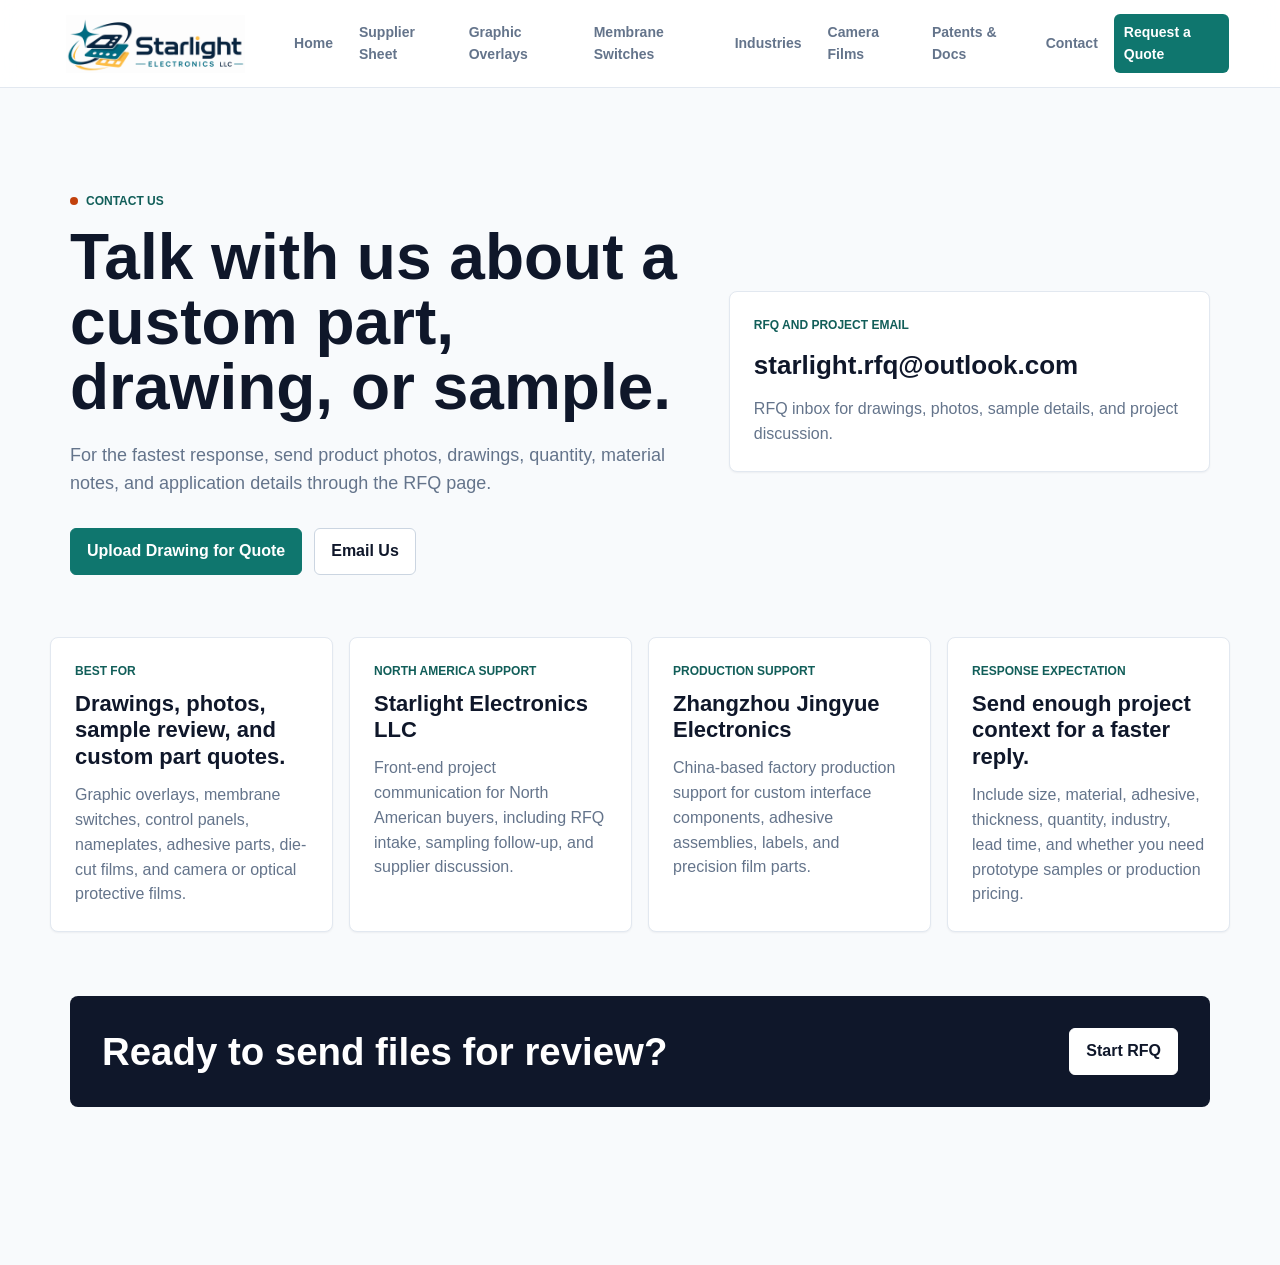
<file: contact.html>
<!doctype html>
<html lang="en">
  <head>
    <meta charset="utf-8" />
    <meta name="viewport" content="width=device-width, initial-scale=1" />
    <title>Contact Us | Starlight Electronics LLC</title>
    <meta name="description" content="Contact Starlight Electronics LLC for custom graphic overlays, membrane switches, nameplates, adhesive parts, and camera or optical protective films." />
    <link rel="stylesheet" href="styles.css" />
  </head>
  <body>
    <header class="site-header">
      <a class="brand" href="index.html"><img src="assets/starlight-logo.png" alt="Starlight Electronics" /></a>
      <nav class="nav" aria-label="Main navigation">
        <a href="index.html">Home</a>
        <a href="capability-statement.html">Supplier Sheet</a>
        <a href="graphic-overlays.html">Graphic Overlays</a>
        <a href="membrane-switches.html">Membrane Switches</a>
        <a href="industries.html">Industries</a>
        <a href="camera-films.html">Camera Films</a>
        <a href="certifications.html">Patents &amp; Docs</a>
        <a href="contact.html">Contact</a>
        <a class="nav-cta" href="request-quote.html">Request a Quote</a>
      </nav>
    </header>

    <main class="page">
      <section class="page-hero contact-hero">
        <div>
          <p class="eyebrow">Contact us</p>
          <h1>Talk with us about a custom part, drawing, or sample.</h1>
          <p class="lead">
            For the fastest response, send product photos, drawings, quantity, material notes, and application details through the RFQ page.
          </p>
          <div class="actions">
            <a class="button primary" href="request-quote.html">Upload Drawing for Quote</a>
            <a class="button secondary" href="mailto:starlight.rfq@outlook.com">Email Us</a>
          </div>
        </div>
        <aside class="contact-card primary-contact">
          <span>RFQ and project email</span>
          <a href="mailto:starlight.rfq@outlook.com">starlight.rfq@outlook.com</a>
          <p>RFQ inbox for drawings, photos, sample details, and project discussion.</p>
        </aside>
      </section>

      <section class="contact-grid">
        <article class="contact-card">
          <span>Best for</span>
          <h2>Drawings, photos, sample review, and custom part quotes.</h2>
          <p>
            Graphic overlays, membrane switches, control panels, nameplates, adhesive parts, die-cut films, and camera or optical protective films.
          </p>
        </article>
        <article class="contact-card">
          <span>North America support</span>
          <h2>Starlight Electronics LLC</h2>
          <p>
            Front-end project communication for North American buyers, including RFQ intake, sampling follow-up, and supplier discussion.
          </p>
        </article>
        <article class="contact-card">
          <span>Production support</span>
          <h2>Zhangzhou Jingyue Electronics</h2>
          <p>
            China-based factory production support for custom interface components, adhesive assemblies, labels, and precision film parts.
          </p>
        </article>
        <article class="contact-card">
          <span>Response expectation</span>
          <h2>Send enough project context for a faster reply.</h2>
          <p>
            Include size, material, adhesive, thickness, quantity, industry, lead time, and whether you need prototype samples or production pricing.
          </p>
        </article>
      </section>

      <section class="cta-band">
        <h2>Ready to send files for review?</h2>
        <a class="button primary" href="request-quote.html">Start RFQ</a>
      </section>
    </main>
  </body>
</html>
</file>
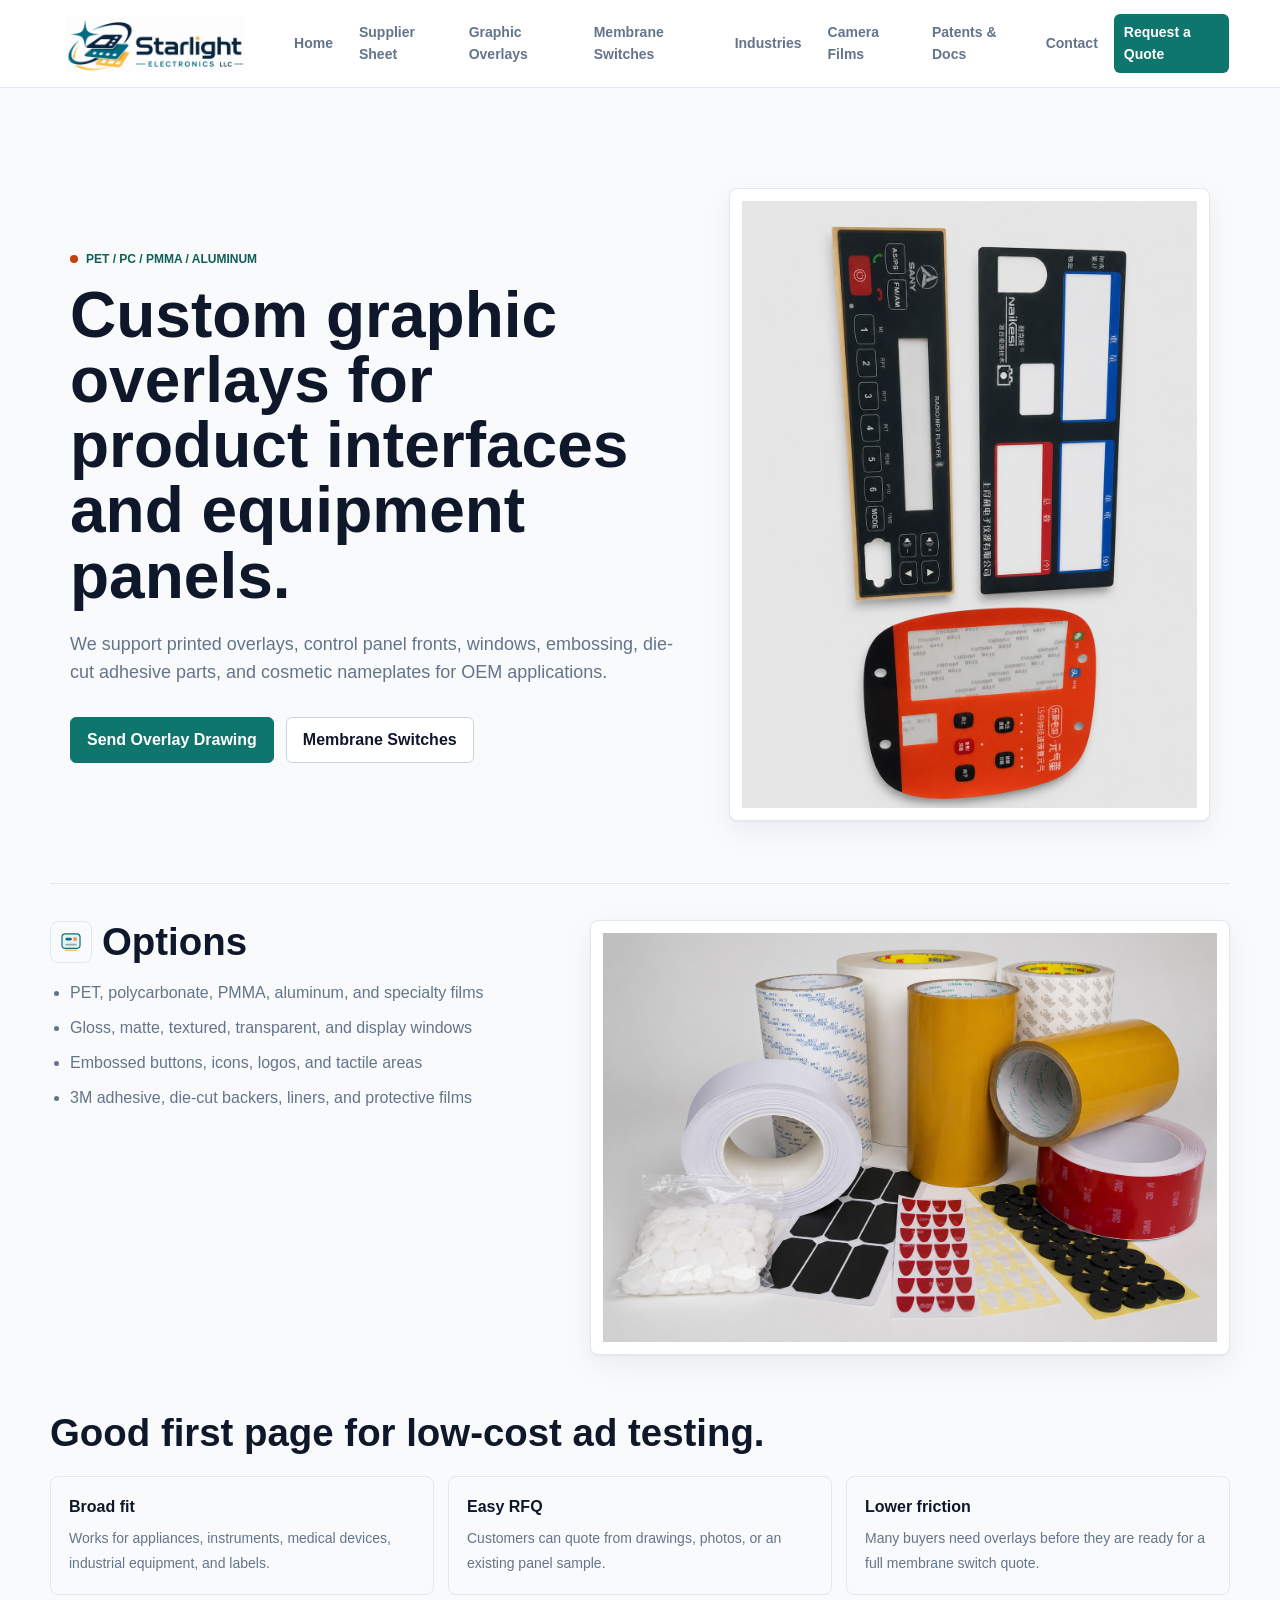
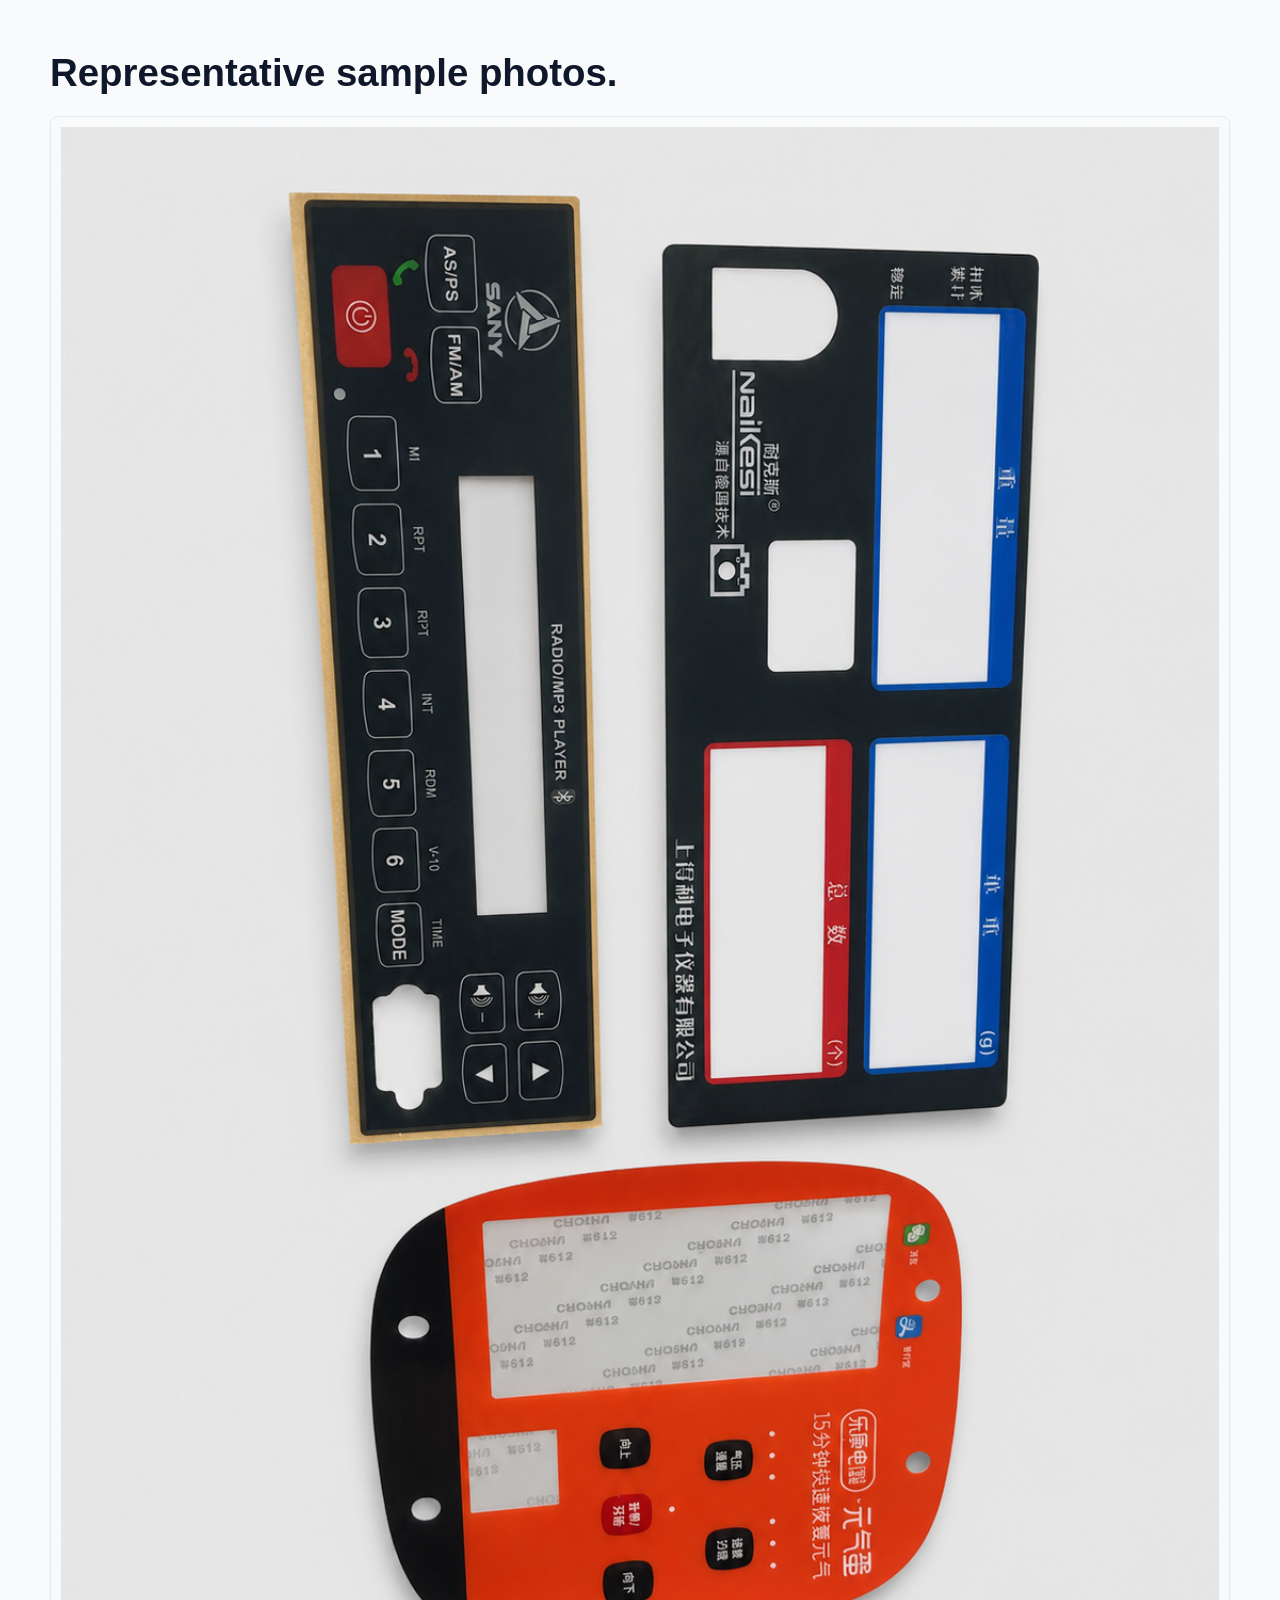
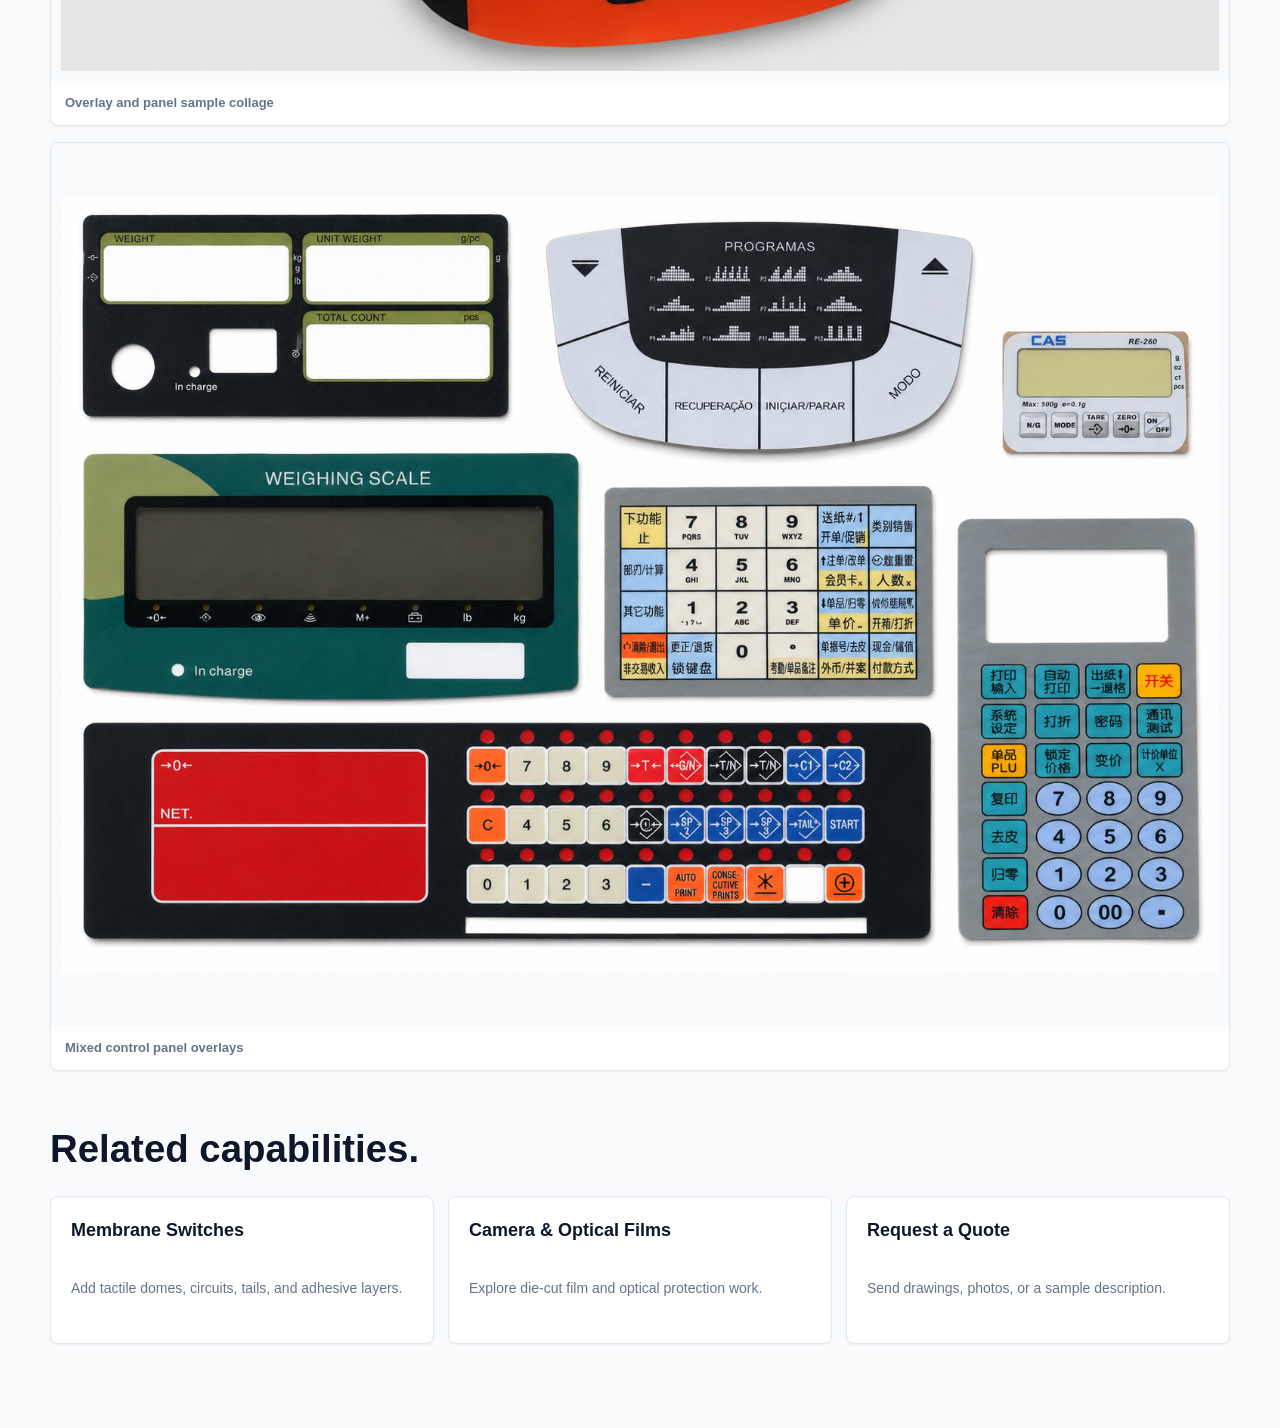
<file: graphic-overlays.html>
<!doctype html>
<html lang="en">
  <head>
    <meta charset="utf-8" />
    <meta name="viewport" content="width=device-width, initial-scale=1" />
    <title>Custom Graphic Overlays | Starlight Electronics LLC</title>
    <meta name="description" content="Custom PET and polycarbonate graphic overlays for industrial equipment, medical devices, home appliances, and electronic control panels." />
    <link rel="stylesheet" href="styles.css" />
  </head>
  <body>
    <header class="site-header">
      <a class="brand" href="index.html"><img src="assets/starlight-logo.png" alt="Starlight Electronics" /></a>
      <nav class="nav" aria-label="Main navigation">
        <a href="index.html">Home</a>
        <a href="capability-statement.html">Supplier Sheet</a>
        <a href="graphic-overlays.html">Graphic Overlays</a>
        <a href="membrane-switches.html">Membrane Switches</a>
        <a href="industries.html">Industries</a>
        <a href="camera-films.html">Camera Films</a>
        <a href="certifications.html">Patents &amp; Docs</a>
        <a href="contact.html">Contact</a>
        <a class="nav-cta" href="request-quote.html">Request a Quote</a>
      </nav>
    </header>
    <main class="page">
      <section class="page-hero">
        <div>
          <p class="eyebrow">PET / PC / PMMA / aluminum</p>
          <h1>Custom graphic overlays for product interfaces and equipment panels.</h1>
          <p class="lead">We support printed overlays, control panel fronts, windows, embossing, die-cut adhesive parts, and cosmetic nameplates for OEM applications.</p>
          <div class="actions">
            <a class="button primary" href="request-quote.html">Send Overlay Drawing</a>
            <a class="button secondary" href="membrane-switches.html">Membrane Switches</a>
          </div>
        </div>
        <div class="visual-card"><img src="assets/photos/graphic-overlays-detail.png" alt="Representative custom graphic overlay samples" /></div>
      </section>
      <section class="detail-grid">
        <div>
          <div class="icon-row"><img class="mini-icon" src="assets/icon-overlay.svg" alt="" /><h2>Options</h2></div>
          <ul>
            <li>PET, polycarbonate, PMMA, aluminum, and specialty films</li>
            <li>Gloss, matte, textured, transparent, and display windows</li>
            <li>Embossed buttons, icons, logos, and tactile areas</li>
            <li>3M adhesive, die-cut backers, liners, and protective films</li>
          </ul>
        </div>
        <div class="visual-card"><img src="assets/photos/adhesive-materials.png" alt="Adhesive rolls, specialty films, and die-cut backing parts" /></div>
      </section>
      <section class="page-section">
        <h2>Good first page for low-cost ad testing.</h2>
        <div class="feature-list">
          <div><strong>Broad fit</strong><span>Works for appliances, instruments, medical devices, industrial equipment, and labels.</span></div>
          <div><strong>Easy RFQ</strong><span>Customers can quote from drawings, photos, or an existing panel sample.</span></div>
          <div><strong>Lower friction</strong><span>Many buyers need overlays before they are ready for a full membrane switch quote.</span></div>
        </div>
      </section>
      <section class="page-section">
        <h2>Representative sample photos.</h2>
        <div class="photo-grid single-feature">
          <figure class="photo-card large wide">
            <div class="photo-frame"><img src="assets/photos/graphic-overlays-detail.png" alt="Custom graphic overlay and panel sample collage" /></div>
            <figcaption>Overlay and panel sample collage</figcaption>
          </figure>
          <figure class="photo-card">
            <div class="photo-frame"><img src="assets/photos/product-center-retouched.png" alt="Mixed control panel overlay samples" /></div>
            <figcaption>Mixed control panel overlays</figcaption>
          </figure>
        </div>
      </section>
      <section class="page-section">
        <h2>Related capabilities.</h2>
        <div class="related-links">
          <a class="related-card" href="membrane-switches.html"><strong>Membrane Switches</strong><span>Add tactile domes, circuits, tails, and adhesive layers.</span></a>
          <a class="related-card" href="camera-films.html"><strong>Camera &amp; Optical Films</strong><span>Explore die-cut film and optical protection work.</span></a>
          <a class="related-card" href="request-quote.html"><strong>Request a Quote</strong><span>Send drawings, photos, or a sample description.</span></a>
        </div>
      </section>
    </main>
  </body>
</html>
</file>
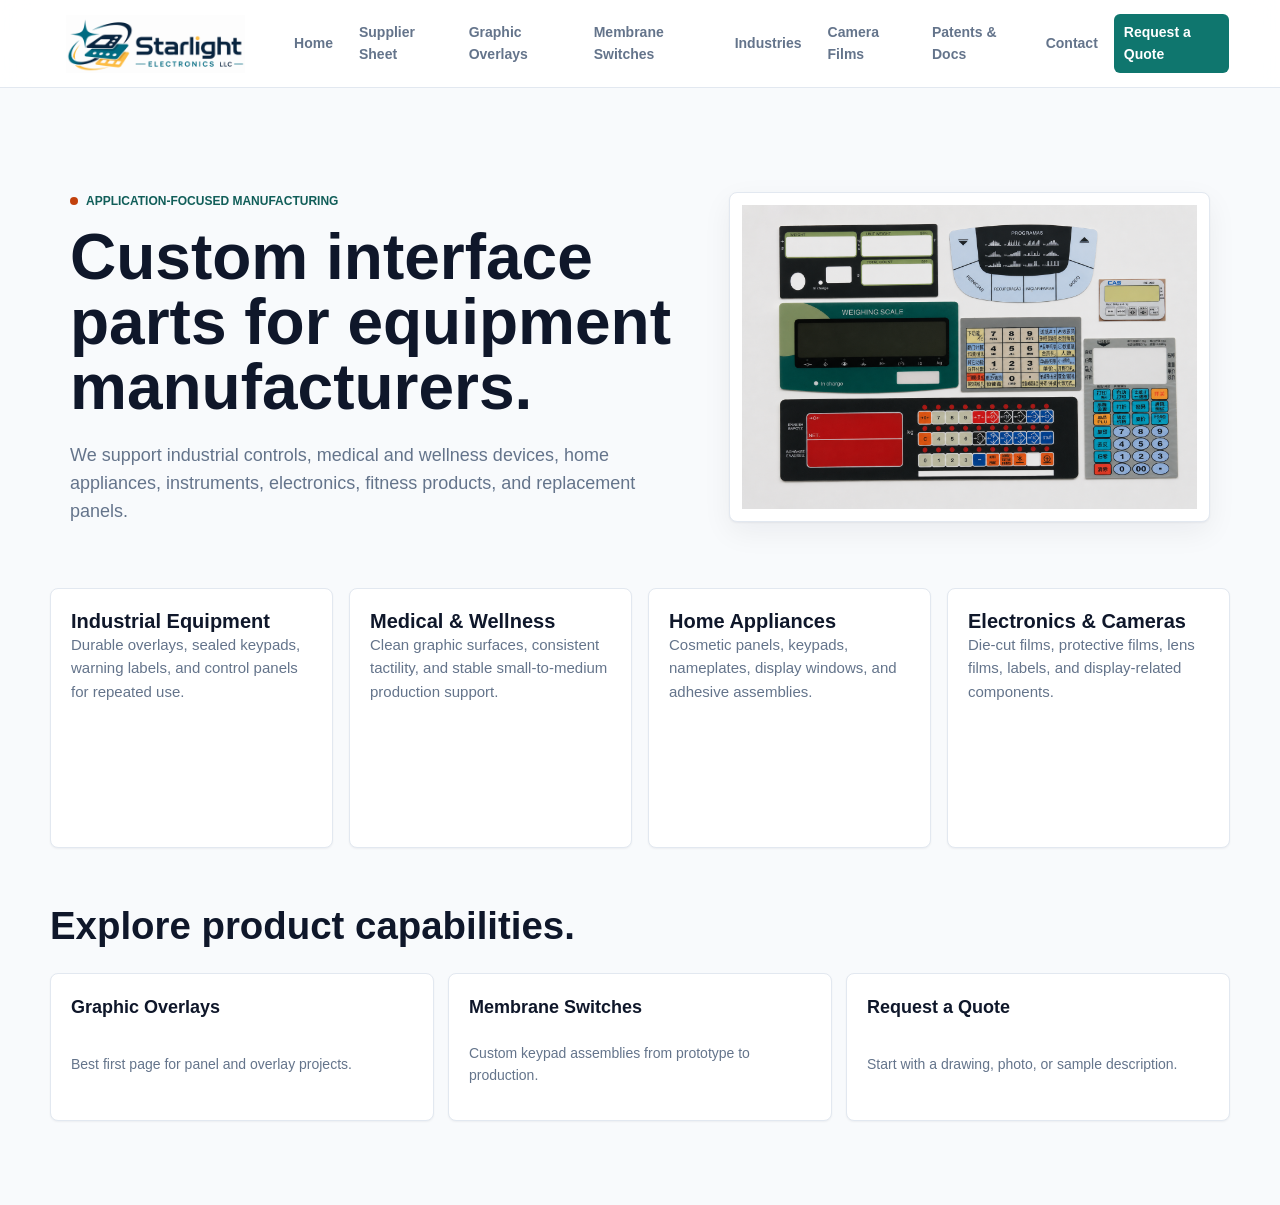
<file: industries.html>
<!doctype html>
<html lang="en">
  <head>
    <meta charset="utf-8" />
    <meta name="viewport" content="width=device-width, initial-scale=1" />
    <title>Industries | Starlight Electronics LLC</title>
    <meta name="description" content="Custom overlays and membrane switches for industrial equipment, medical and wellness devices, home appliances, instruments, and electronics." />
    <link rel="stylesheet" href="styles.css" />
  </head>
  <body>
    <header class="site-header">
      <a class="brand" href="index.html"><img src="assets/starlight-logo.png" alt="Starlight Electronics" /></a>
      <nav class="nav" aria-label="Main navigation">
        <a href="index.html">Home</a>
        <a href="capability-statement.html">Supplier Sheet</a>
        <a href="graphic-overlays.html">Graphic Overlays</a>
        <a href="membrane-switches.html">Membrane Switches</a>
        <a href="industries.html">Industries</a>
        <a href="camera-films.html">Camera Films</a>
        <a href="certifications.html">Patents &amp; Docs</a>
        <a href="contact.html">Contact</a>
        <a class="nav-cta" href="request-quote.html">Request a Quote</a>
      </nav>
    </header>
    <main class="page">
      <section class="page-hero">
        <div>
          <p class="eyebrow">Application-focused manufacturing</p>
          <h1>Custom interface parts for equipment manufacturers.</h1>
          <p class="lead">We support industrial controls, medical and wellness devices, home appliances, instruments, electronics, fitness products, and replacement panels.</p>
        </div>
        <div class="visual-card"><img src="assets/photos/product-combine-home.png" alt="Custom interface samples for industrial, appliance, and electronic equipment" /></div>
      </section>
      <section class="capability-grid">
        <article><div class="card-copy"><h2>Industrial Equipment</h2><p>Durable overlays, sealed keypads, warning labels, and control panels for repeated use.</p></div></article>
        <article><div class="card-copy"><h2>Medical &amp; Wellness</h2><p>Clean graphic surfaces, consistent tactility, and stable small-to-medium production support.</p></div></article>
        <article><div class="card-copy"><h2>Home Appliances</h2><p>Cosmetic panels, keypads, nameplates, display windows, and adhesive assemblies.</p></div></article>
        <article><div class="card-copy"><h2>Electronics &amp; Cameras</h2><p>Die-cut films, protective films, lens films, labels, and display-related components.</p></div></article>
      </section>
      <section class="page-section">
        <h2>Explore product capabilities.</h2>
        <div class="related-links">
          <a class="related-card" href="graphic-overlays.html"><strong>Graphic Overlays</strong><span>Best first page for panel and overlay projects.</span></a>
          <a class="related-card" href="membrane-switches.html"><strong>Membrane Switches</strong><span>Custom keypad assemblies from prototype to production.</span></a>
          <a class="related-card" href="request-quote.html"><strong>Request a Quote</strong><span>Start with a drawing, photo, or sample description.</span></a>
        </div>
      </section>
    </main>
  </body>
</html>
</file>
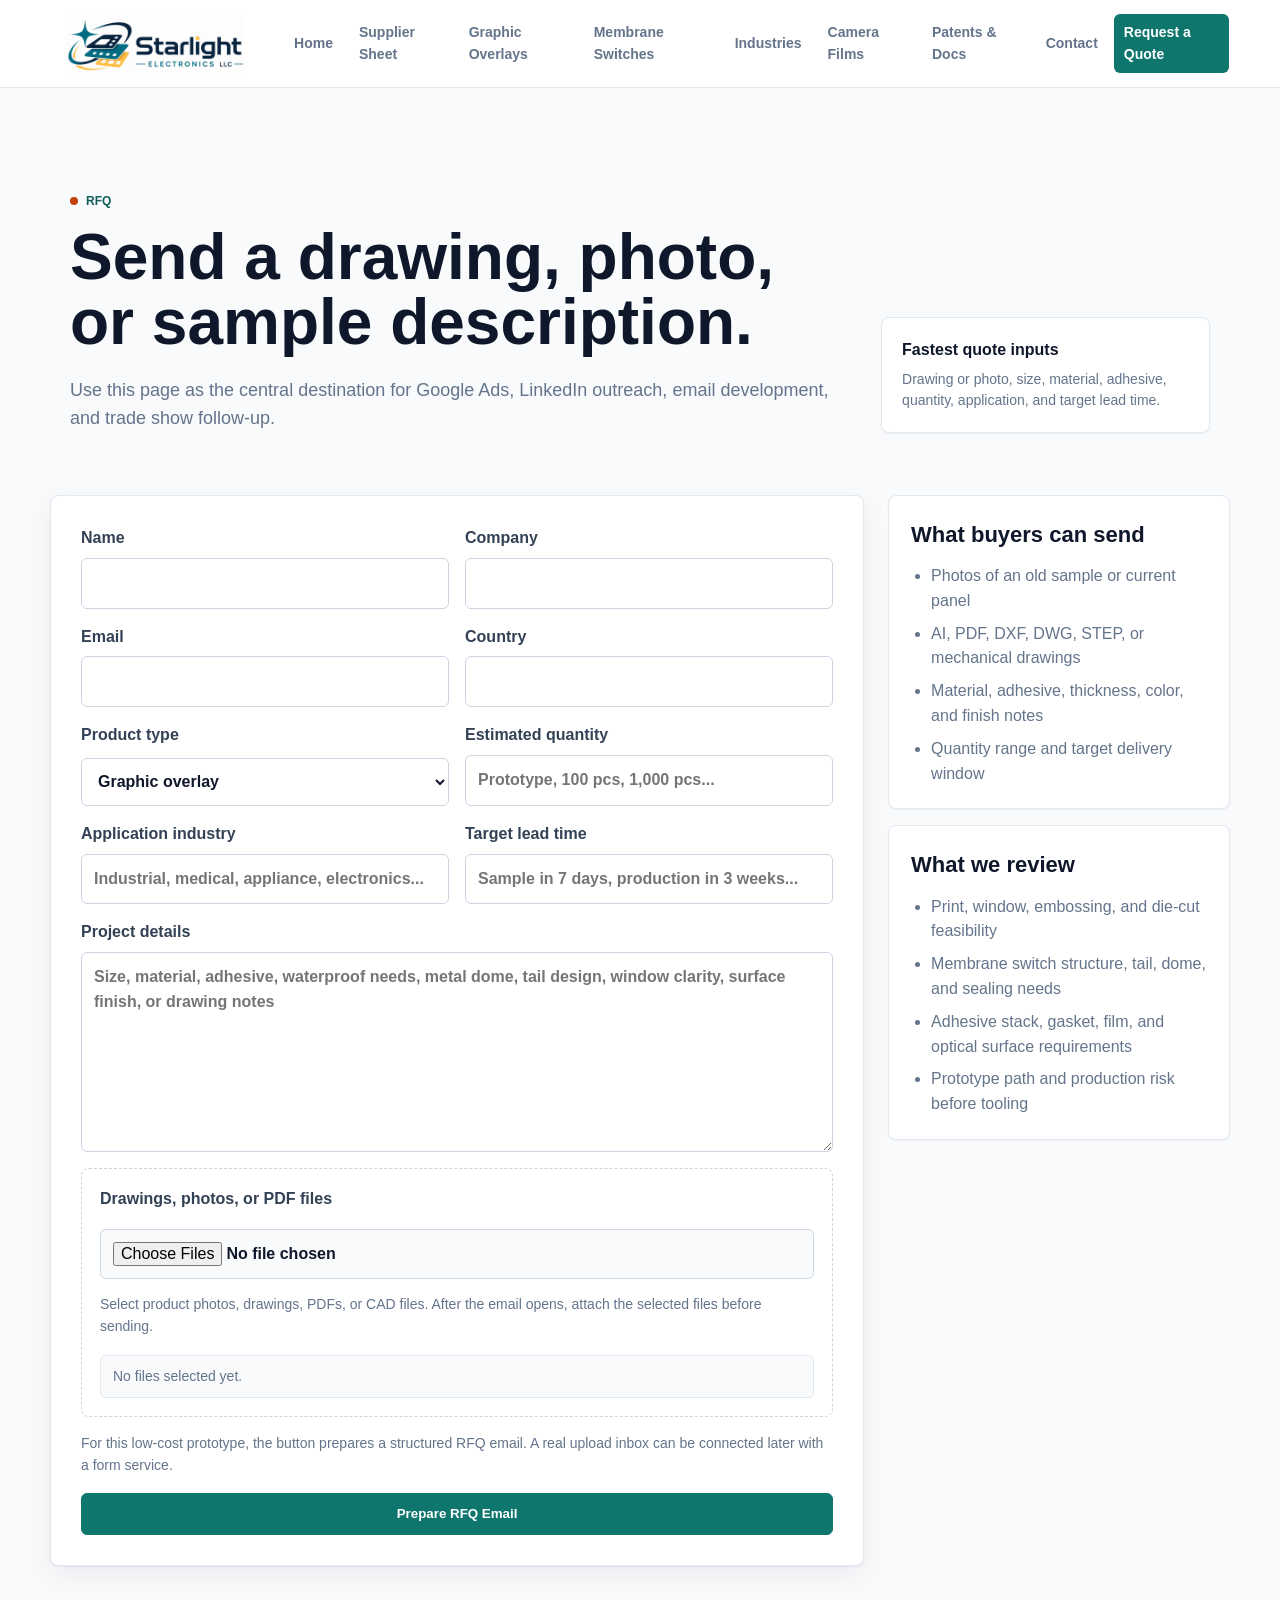
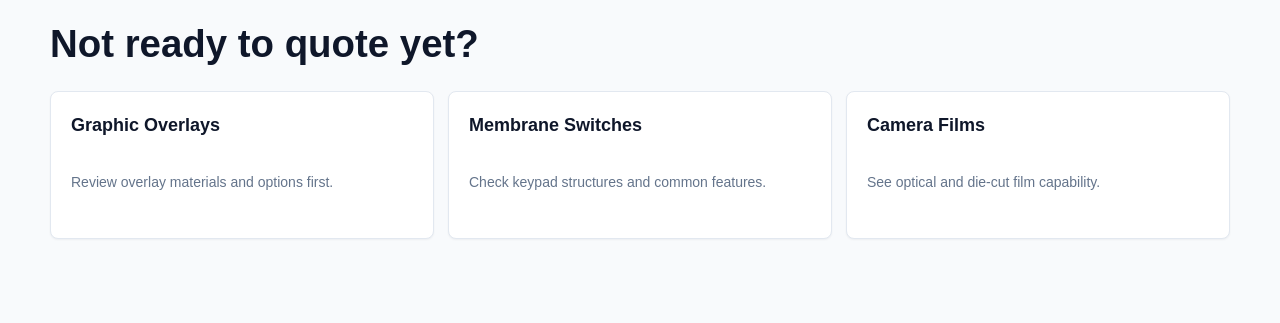
<file: request-quote.html>
<!doctype html>
<html lang="en">
  <head>
    <meta charset="utf-8" />
    <meta name="viewport" content="width=device-width, initial-scale=1" />
    <title>Request a Quote | Starlight Electronics LLC</title>
    <meta name="description" content="Request a quote for custom graphic overlays, membrane switches, nameplates, control panels, and camera lens protective films." />
    <link rel="stylesheet" href="styles.css" />
  </head>
  <body>
    <header class="site-header">
      <a class="brand" href="index.html"><img src="assets/starlight-logo.png" alt="Starlight Electronics" /></a>
      <nav class="nav" aria-label="Main navigation">
        <a href="index.html">Home</a>
        <a href="capability-statement.html">Supplier Sheet</a>
        <a href="graphic-overlays.html">Graphic Overlays</a>
        <a href="membrane-switches.html">Membrane Switches</a>
        <a href="industries.html">Industries</a>
        <a href="camera-films.html">Camera Films</a>
        <a href="certifications.html">Patents &amp; Docs</a>
        <a href="contact.html">Contact</a>
        <a class="nav-cta" href="request-quote.html">Request a Quote</a>
      </nav>
    </header>
    <main class="page">
      <section class="page-hero quote-hero">
        <div>
          <p class="eyebrow">RFQ</p>
          <h1>Send a drawing, photo, or sample description.</h1>
          <p class="lead">Use this page as the central destination for Google Ads, LinkedIn outreach, email development, and trade show follow-up.</p>
        </div>
        <aside class="quote-note">
          <strong>Fastest quote inputs</strong>
          <span>Drawing or photo, size, material, adhesive, quantity, application, and target lead time.</span>
        </aside>
      </section>

      <section class="quote-layout">
        <div class="rfq-panel">
          <form class="rfq-form" id="rfq-form" data-recipient="starlight.rfq@outlook.com">
            <div class="form-grid">
              <label>Name <input name="name" autocomplete="name" required /></label>
              <label>Company <input name="company" autocomplete="organization" /></label>
              <label>Email <input name="email" type="email" autocomplete="email" required /></label>
              <label>Country <input name="country" autocomplete="country-name" /></label>
            </div>
            <div class="form-grid">
              <label>Product type
                <select name="product_type">
                  <option>Graphic overlay</option>
                  <option>Membrane switch</option>
                  <option>Nameplate or label</option>
                  <option>Camera lens protective film</option>
                  <option>Adhesive or die-cut part</option>
                  <option>Other custom part</option>
                </select>
              </label>
              <label>Estimated quantity <input name="quantity" placeholder="Prototype, 100 pcs, 1,000 pcs..." /></label>
            </div>
            <div class="form-grid">
              <label>Application industry <input name="industry" placeholder="Industrial, medical, appliance, electronics..." /></label>
              <label>Target lead time <input name="lead_time" placeholder="Sample in 7 days, production in 3 weeks..." /></label>
            </div>
            <label>Project details <textarea name="message" rows="7" placeholder="Size, material, adhesive, waterproof needs, metal dome, tail design, window clarity, surface finish, or drawing notes"></textarea></label>
            <label class="file-drop">Drawings, photos, or PDF files
              <input name="files" id="rfq-files" type="file" multiple accept=".ai,.pdf,.dxf,.dwg,.step,.stp,.jpg,.jpeg,.png,.webp,.heic" />
              <span class="file-drop-copy">
                Select product photos, drawings, PDFs, or CAD files. After the email opens, attach the selected files before sending.
              </span>
              <span class="file-list" id="file-list">No files selected yet.</span>
            </label>
            <input name="lead_source" id="lead-source" type="hidden" />
            <p class="form-note">For this low-cost prototype, the button prepares a structured RFQ email. A real upload inbox can be connected later with a form service.</p>
            <button class="button primary" type="submit">Prepare RFQ Email</button>
            <p class="form-warning" id="rfq-warning" hidden>Please replace the test email address before launching ads.</p>
          </form>
        </div>

        <aside class="quote-sidebar">
          <div>
            <h2>What buyers can send</h2>
            <ul>
              <li>Photos of an old sample or current panel</li>
              <li>AI, PDF, DXF, DWG, STEP, or mechanical drawings</li>
              <li>Material, adhesive, thickness, color, and finish notes</li>
              <li>Quantity range and target delivery window</li>
            </ul>
          </div>
          <div>
            <h2>What we review</h2>
            <ul>
              <li>Print, window, embossing, and die-cut feasibility</li>
              <li>Membrane switch structure, tail, dome, and sealing needs</li>
              <li>Adhesive stack, gasket, film, and optical surface requirements</li>
              <li>Prototype path and production risk before tooling</li>
            </ul>
          </div>
        </aside>
      </section>

      <section class="page-section">
        <h2>Not ready to quote yet?</h2>
        <div class="related-links">
          <a class="related-card" href="graphic-overlays.html"><strong>Graphic Overlays</strong><span>Review overlay materials and options first.</span></a>
          <a class="related-card" href="membrane-switches.html"><strong>Membrane Switches</strong><span>Check keypad structures and common features.</span></a>
          <a class="related-card" href="camera-films.html"><strong>Camera Films</strong><span>See optical and die-cut film capability.</span></a>
        </div>
      </section>
    </main>
    <script src="site.js" defer></script>
  </body>
</html>
</file>
<file: styles.css>
:root {
  color-scheme: light;
  --ink: #0f172a;
  --soft-ink: #334155;
  --muted: #64748b;
  --line: #e2e8f0;
  --line-strong: #cbd5e1;
  --paper: #ffffff;
  --panel: #f8fafc;
  --panel-2: #f1f5f9;
  --accent: #0f766e;
  --accent-strong: #115e59;
  --accent-soft: #ccfbf1;
  --coral: #ff8a5c;
  --copper: #c2410c;
  --gold: #f6c55f;
  --mint: #bdecef;
  --shadow: 0 1px 2px rgba(15, 23, 42, 0.05), 0 10px 30px rgba(15, 23, 42, 0.06);
  --shadow-soft: 0 1px 2px rgba(15, 23, 42, 0.05);
}

* {
  box-sizing: border-box;
}

html {
  scroll-behavior: smooth;
}

body {
  margin: 0;
  font-family: Inter, Arial, Helvetica, sans-serif;
  color: var(--ink);
  background: var(--panel);
  line-height: 1.55;
  -webkit-font-smoothing: antialiased;
  text-rendering: optimizeLegibility;
}

img {
  display: block;
  max-width: 100%;
}

a {
  color: inherit;
  text-decoration: none;
}

.site-header {
  position: sticky;
  top: 0;
  z-index: 20;
  display: flex;
  align-items: center;
  justify-content: space-between;
  gap: 24px;
  min-height: 74px;
  padding: 14px clamp(18px, 4vw, 56px);
  background: rgba(255, 255, 255, 0.88);
  border-bottom: 1px solid var(--line);
  backdrop-filter: blur(14px);
}

.brand {
  display: inline-flex;
  align-items: center;
  width: 230px;
  max-width: 72vw;
}

.brand img {
  width: 100%;
  max-height: 58px;
  height: auto;
  object-fit: contain;
}

.nav {
  display: flex;
  align-items: center;
  gap: 6px;
  color: var(--muted);
  font-size: 14px;
  font-weight: 700;
}

.nav a {
  padding: 8px 10px;
  border-radius: 6px;
}

.nav a:hover {
  color: var(--ink);
  background: var(--panel-2);
}

.nav-cta {
  padding: 10px 14px;
  color: var(--paper) !important;
  background: var(--accent);
  border-radius: 6px;
  box-shadow: none;
}

.hero,
.page-hero,
.section,
.split-section,
.cta-band,
.page,
.trust-strip {
  width: min(1180px, calc(100% - 40px));
  margin: 0 auto;
}

.hero {
  display: grid;
  grid-template-columns: minmax(0, 1.03fr) minmax(360px, 0.97fr);
  gap: clamp(34px, 6vw, 78px);
  align-items: center;
  min-height: calc(100vh - 74px);
  padding: 58px 0 72px;
}

.hero-copy {
  max-width: 720px;
}

.hero h1,
.page-hero h1 {
  margin: 0;
  font-size: clamp(39px, 5vw, 72px);
  line-height: 1.02;
  letter-spacing: 0;
}

.lead {
  max-width: 760px;
  margin: 22px 0 0;
  color: var(--muted);
  font-size: 18px;
}

.eyebrow {
  display: inline-flex;
  align-items: center;
  gap: 8px;
  margin: 0 0 14px;
  color: var(--accent-strong);
  font-size: 12px;
  font-weight: 800;
  letter-spacing: 0;
  text-transform: uppercase;
}

.eyebrow::before {
  content: "";
  width: 8px;
  height: 8px;
  background: var(--copper);
  border-radius: 50%;
}

.actions {
  display: flex;
  flex-wrap: wrap;
  gap: 12px;
  margin-top: 30px;
}

.button {
  display: inline-flex;
  align-items: center;
  justify-content: center;
  min-height: 42px;
  padding: 10px 16px;
  border: 1px solid var(--line-strong);
  border-radius: 6px;
  font-weight: 800;
  cursor: pointer;
  transition: border-color 140ms ease, box-shadow 140ms ease, background 140ms ease, color 140ms ease;
}

.button:hover {
  box-shadow: var(--shadow-soft);
}

.button.primary {
  color: var(--paper);
  background: var(--accent);
  border-color: var(--accent);
  box-shadow: none;
}

.button.primary:hover {
  background: var(--accent-strong);
}

.button.secondary {
  color: var(--ink);
  background: var(--paper);
}

.button.secondary:hover {
  border-color: var(--ink);
}

.hero-media,
.visual-card {
  overflow: hidden;
  background: var(--paper);
  border: 1px solid var(--line);
  border-radius: 8px;
  box-shadow: var(--shadow);
}

.hero-media {
  position: relative;
  min-height: 500px;
}

.hero-media img,
.visual-card img {
  width: 100%;
  height: 100%;
  object-fit: cover;
}

.hero-badge {
  position: absolute;
  right: 22px;
  bottom: 22px;
  display: grid;
  gap: 2px;
  max-width: 230px;
  padding: 14px 16px;
  background: rgba(255, 255, 255, 0.92);
  border: 1px solid rgba(216, 224, 232, 0.9);
  border-radius: 8px;
  box-shadow: var(--shadow);
}

.hero-badge strong {
  font-size: 13px;
}

.hero-badge span {
  color: var(--muted);
  font-size: 12px;
}

.trust-strip {
  display: grid;
  grid-template-columns: repeat(4, minmax(0, 1fr));
  gap: 1px;
  margin-top: -28px;
  background: var(--line);
  border: 1px solid var(--line);
  border-radius: 8px;
  overflow: hidden;
}

.trust-strip div {
  display: grid;
  grid-template-columns: 42px minmax(0, 1fr);
  gap: 12px;
  align-items: center;
  padding: 18px;
  background: var(--paper);
}

.trust-strip img,
.mini-icon {
  width: 42px;
  height: 42px;
}

.trust-strip strong {
  display: block;
  margin-bottom: 4px;
}

.trust-strip span {
  color: var(--muted);
  font-size: 13px;
}

.section {
  padding: 80px 0;
}

.real-gallery-section {
  padding-top: 24px;
}

.section-heading {
  display: flex;
  align-items: end;
  justify-content: space-between;
  gap: 28px;
  margin-bottom: 30px;
}

.section-heading > div {
  max-width: 760px;
}

.section h2,
.split-section h2,
.cta-band h2,
.detail-grid h2,
.page-section h2 {
  margin: 0;
  font-size: clamp(28px, 3vw, 44px);
  line-height: 1.12;
  letter-spacing: 0;
}

.section-subtitle {
  max-width: 360px;
  margin: 0;
  color: var(--muted);
}

.capability-grid {
  display: grid;
  grid-template-columns: repeat(4, minmax(0, 1fr));
  gap: 16px;
}

.capability-grid article {
  display: grid;
  align-content: start;
  min-height: 260px;
  overflow: hidden;
  background: var(--paper);
  border: 1px solid var(--line);
  border-radius: 8px;
  box-shadow: var(--shadow-soft);
}

.capability-grid .card-media {
  height: 118px;
  background: var(--panel-2);
  border-bottom: 1px solid var(--line);
}

.capability-grid .card-media img {
  width: 100%;
  height: 100%;
  object-fit: contain;
  padding: 8px;
}

.capability-grid .card-copy {
  padding: 20px;
}

.icon-row {
  display: flex;
  align-items: center;
  gap: 10px;
  margin-bottom: 12px;
}

.icon-row .mini-icon {
  padding: 6px;
  background: var(--panel);
  border: 1px solid var(--line);
  border-radius: 8px;
}

.capability-grid h2,
.capability-grid h3 {
  margin: 0;
  font-size: 20px;
  line-height: 1.2;
}

.capability-grid p {
  margin: 0;
  color: var(--muted);
  font-size: 15px;
}

.application-grid {
  display: grid;
  grid-template-columns: repeat(4, minmax(0, 1fr));
  gap: 16px;
}

.application-grid article {
  min-height: 280px;
  padding: 22px;
  background: var(--paper);
  border: 1px solid var(--line);
  border-radius: 8px;
  box-shadow: var(--shadow-soft);
}

.application-grid img {
  width: 52px;
  height: 52px;
  margin-bottom: 16px;
}

.application-grid h3 {
  margin: 0 0 10px;
  font-size: 20px;
  line-height: 1.2;
}

.application-grid p {
  margin: 0 0 18px;
  color: var(--muted);
}

.application-grid a {
  color: var(--accent-strong);
  font-weight: 800;
}

.strength-section {
  padding-top: 38px;
}

.strength-grid {
  display: grid;
  grid-template-columns: repeat(2, minmax(0, 1fr));
  gap: 18px;
}

.strength-grid article {
  display: grid;
  grid-template-columns: minmax(210px, 0.86fr) minmax(0, 1fr);
  gap: 18px;
  align-items: stretch;
  min-height: 260px;
  padding: 14px;
  background: var(--paper);
  border: 1px solid var(--line);
  border-radius: 8px;
  box-shadow: var(--shadow-soft);
}

.strength-media {
  overflow: hidden;
  background: var(--panel);
  border: 1px solid var(--line);
  border-radius: 8px;
}

.strength-media img {
  width: 100%;
  height: 100%;
  min-height: 230px;
  object-fit: contain;
  padding: 10px;
}

.strength-grid article > div:last-child {
  display: flex;
  flex-direction: column;
  justify-content: center;
  padding: 8px 10px 8px 0;
}

.strength-kicker {
  margin-bottom: 8px;
  color: var(--accent-strong);
  font-size: 12px;
  font-weight: 900;
  text-transform: uppercase;
}

.strength-grid h3 {
  margin: 0;
  font-size: 21px;
  line-height: 1.22;
}

.strength-grid p {
  margin: 12px 0 0;
  color: var(--muted);
  font-size: 15px;
}

.workshop-section {
  padding-top: 48px;
  border-top: 1px solid var(--line);
}

.workshop-carousel {
  display: grid;
  grid-auto-flow: column;
  grid-auto-columns: minmax(300px, 34%);
  gap: 16px;
  overflow-x: auto;
  overscroll-behavior-inline: contain;
  scroll-snap-type: inline mandatory;
  padding: 4px 4px 18px;
}

.workshop-carousel:hover {
  scroll-snap-type: none;
}

.workshop-carousel::-webkit-scrollbar {
  height: 10px;
}

.workshop-carousel::-webkit-scrollbar-track {
  background: var(--panel);
  border-radius: 999px;
}

.workshop-carousel::-webkit-scrollbar-thumb {
  background: var(--line-strong);
  border-radius: 999px;
}

.workshop-carousel figure {
  scroll-snap-align: start;
  margin: 0;
  overflow: hidden;
  background: var(--paper);
  border: 1px solid var(--line);
  border-radius: 8px;
  box-shadow: var(--shadow-soft);
}

.company-intro {
  border-top: 1px solid var(--line);
}

.workshop-carousel img {
  width: 100%;
  aspect-ratio: 4 / 3;
  object-fit: cover;
}

.workshop-carousel figcaption {
  padding: 12px 14px;
  color: var(--muted);
  font-size: 13px;
  font-weight: 800;
}

.company-band {
  display: grid;
  grid-template-columns: minmax(0, 1.1fr) minmax(320px, 0.9fr);
  gap: 34px;
  align-items: center;
  width: min(1180px, calc(100% - 40px));
  margin: 0 auto;
  padding: 44px;
  background: var(--paper);
  border: 1px solid var(--line);
  border-radius: 8px;
  box-shadow: var(--shadow);
}

.company-copy p {
  color: var(--muted);
}

.company-proof {
  display: grid;
  gap: 12px;
}

.company-proof div {
  padding: 18px;
  background: var(--paper);
  border: 1px solid var(--line);
  border-radius: 8px;
}

.company-proof strong {
  display: block;
  margin-bottom: 4px;
}

.company-proof span {
  color: var(--muted);
  font-size: 14px;
}

.split-section {
  display: grid;
  grid-template-columns: minmax(0, 0.92fr) minmax(360px, 1.08fr);
  gap: 46px;
  padding: 84px 0;
  border-top: 1px solid var(--line);
}

.split-section p {
  color: var(--muted);
}

.process-list {
  display: grid;
  gap: 12px;
  margin: 0;
  padding: 0;
  list-style: none;
}

.process-list li {
  display: grid;
  grid-template-columns: 64px minmax(0, 1fr);
  gap: 18px;
  align-items: start;
  padding: 22px;
  background: var(--panel);
  border: 1px solid var(--line);
  border-radius: 8px;
}

.step-icon {
  display: grid;
  place-items: center;
  width: 64px;
  height: 64px;
  background: var(--panel);
  border: 1px solid var(--line);
  border-radius: 8px;
}

.step-icon img {
  width: 48px;
  height: 48px;
}

.process-list strong {
  display: block;
  margin-bottom: 3px;
}

.process-list span {
  color: var(--muted);
}

.page {
  padding: 58px 0 84px;
}

.page-hero {
  display: grid;
  grid-template-columns: minmax(0, 0.92fr) minmax(320px, 0.72fr);
  gap: 44px;
  align-items: center;
  padding: 42px 0 62px;
}

.page-hero.full {
  display: block;
  max-width: 900px;
  margin-left: 0;
}

.page-hero .visual-card {
  min-height: 330px;
}

.page-hero .visual-card img,
.detail-grid .visual-card img {
  object-fit: contain;
  padding: 12px;
}

.proof-photo {
  height: min(560px, 72vh);
}

.detail-grid {
  display: grid;
  grid-template-columns: minmax(0, 0.88fr) minmax(360px, 1.12fr);
  gap: 38px;
  align-items: start;
  padding-top: 36px;
  border-top: 1px solid var(--line);
}

.detail-grid ul {
  display: grid;
  gap: 10px;
  margin: 18px 0 0;
  padding-left: 20px;
  color: var(--muted);
}

.page-section {
  padding: 56px 0 0;
}

.feature-list {
  display: grid;
  grid-template-columns: repeat(3, minmax(0, 1fr));
  gap: 14px;
  margin-top: 22px;
}

.feature-list div {
  padding: 18px;
  background: var(--panel);
  border: 1px solid var(--line);
  border-radius: 8px;
}

.feature-list strong {
  display: block;
  margin-bottom: 6px;
}

.feature-list span {
  color: var(--muted);
  font-size: 14px;
}

.photo-grid {
  display: grid;
  grid-template-columns: 1.25fr 0.85fr 0.85fr;
  gap: 16px;
}

.photo-grid.compact {
  grid-template-columns: repeat(3, minmax(0, 1fr));
  margin-top: 22px;
}

.photo-grid.single-feature {
  grid-template-columns: minmax(0, 1fr);
  margin-top: 22px;
}

.photo-card {
  min-width: 0;
  margin: 0;
  overflow: hidden;
  background: var(--paper);
  border: 1px solid var(--line);
  border-radius: 8px;
  box-shadow: var(--shadow-soft);
}

.photo-card.large {
  grid-row: span 2;
}

.photo-frame {
  display: grid;
  place-items: center;
  aspect-ratio: 4 / 3;
  background: var(--panel);
}

.photo-card.wide .photo-frame {
  aspect-ratio: 16 / 10;
}

.photo-card.tall .photo-frame {
  aspect-ratio: 3 / 4;
}

.photo-card img {
  width: 100%;
  height: 100%;
  object-fit: contain;
  padding: 10px;
}

.photo-card.large img {
  height: 100%;
}

.photo-card figcaption {
  padding: 12px 14px;
  color: var(--muted);
  font-size: 13px;
  font-weight: 700;
}

.related-links {
  display: grid;
  grid-template-columns: repeat(3, minmax(0, 1fr));
  gap: 14px;
  margin-top: 26px;
}

.related-card {
  display: grid;
  gap: 8px;
  min-height: 148px;
  padding: 20px;
  background: var(--paper);
  border: 1px solid var(--line);
  border-radius: 8px;
  box-shadow: var(--shadow-soft);
}

.related-card strong {
  font-size: 18px;
}

.related-card span {
  color: var(--muted);
  font-size: 14px;
}

.related-card:hover {
  border-color: var(--accent);
}

.capability-sheet {
  padding-bottom: 70px;
}

.sheet-hero {
  display: grid;
  grid-template-columns: minmax(0, 0.98fr) minmax(360px, 0.82fr);
  gap: 34px;
  align-items: center;
}

.sheet-hero-card {
  margin: 0;
  overflow: hidden;
  background: var(--paper);
  border: 1px solid var(--line);
  border-radius: 8px;
  box-shadow: var(--shadow);
}

.sheet-hero-card img {
  width: 100%;
  aspect-ratio: 4 / 3;
  object-fit: contain;
  padding: 14px;
  background: var(--panel);
}

.sheet-hero-card figcaption {
  padding: 14px 16px;
  color: var(--muted);
  font-size: 13px;
  font-weight: 700;
  border-top: 1px solid var(--line);
}

.sheet-summary,
.sheet-matrix,
.check-grid {
  display: grid;
  gap: 14px;
}

.sheet-summary {
  grid-template-columns: repeat(3, minmax(0, 1fr));
  margin-top: 18px;
}

.sheet-summary article,
.sheet-matrix article {
  background: var(--paper);
  border: 1px solid var(--line);
  border-radius: 8px;
  box-shadow: var(--shadow-soft);
}

.sheet-summary article {
  display: grid;
  gap: 8px;
  min-height: 150px;
  padding: 20px;
}

.sheet-summary span {
  color: var(--accent-strong);
  font-size: 12px;
  font-weight: 800;
  text-transform: uppercase;
}

.sheet-summary strong {
  font-size: 18px;
  line-height: 1.35;
}

.sheet-matrix {
  grid-template-columns: repeat(4, minmax(0, 1fr));
}

.sheet-matrix article {
  padding: 20px;
}

.sheet-matrix img,
.compact-applications img {
  width: 42px;
  height: 42px;
  margin-bottom: 16px;
  padding: 7px;
  background: var(--panel);
  border: 1px solid var(--line);
  border-radius: 8px;
}

.sheet-matrix h3 {
  margin: 0;
  font-size: 20px;
}

.sheet-matrix p {
  margin: 10px 0 0;
  color: var(--muted);
}

.compact-applications article {
  min-height: 220px;
}

.sheet-rfq .rfq-panel {
  max-width: none;
}

.check-grid {
  grid-template-columns: repeat(2, minmax(0, 1fr));
  margin: 20px 0 24px;
}

.check-grid ul {
  margin: 0;
  padding-left: 20px;
  color: var(--muted);
}

.check-grid li + li {
  margin-top: 9px;
}

.rfq-panel {
  padding: 30px;
  background: var(--paper);
  border: 1px solid var(--line);
  border-radius: 8px;
  box-shadow: var(--shadow);
}

.quote-hero {
  display: grid;
  grid-template-columns: minmax(0, 1fr) minmax(280px, 0.42fr);
  gap: 28px;
  align-items: end;
}

.quote-note {
  display: grid;
  gap: 6px;
  padding: 20px;
  background: var(--paper);
  border: 1px solid var(--line);
  border-radius: 8px;
  box-shadow: var(--shadow-soft);
}

.quote-note span {
  color: var(--muted);
  font-size: 14px;
}

.contact-hero {
  align-items: center;
}

.contact-grid {
  display: grid;
  grid-template-columns: repeat(4, minmax(0, 1fr));
  gap: 16px;
  margin-bottom: 64px;
}

.contact-card {
  padding: 24px;
  background: var(--paper);
  border: 1px solid var(--line);
  border-radius: 8px;
  box-shadow: var(--shadow-soft);
}

.contact-card span {
  display: block;
  margin-bottom: 10px;
  color: var(--accent-strong);
  font-size: 12px;
  font-weight: 900;
  text-transform: uppercase;
}

.contact-card h2 {
  margin: 0;
  font-size: 22px;
  line-height: 1.22;
}

.contact-card p {
  margin: 12px 0 0;
  color: var(--muted);
}

.primary-contact {
  align-self: center;
  background: var(--paper);
}

.primary-contact a {
  display: block;
  overflow-wrap: anywhere;
  color: var(--ink);
  font-size: 26px;
  font-weight: 900;
}

.quote-layout {
  display: grid;
  grid-template-columns: minmax(0, 1fr) minmax(300px, 0.42fr);
  gap: 24px;
  align-items: start;
}

.quote-sidebar {
  display: grid;
  gap: 16px;
}

.quote-sidebar > div {
  padding: 22px;
  background: var(--paper);
  border: 1px solid var(--line);
  border-radius: 8px;
  box-shadow: var(--shadow-soft);
}

.quote-sidebar h2 {
  margin: 0 0 12px;
  font-size: 22px;
}

.quote-sidebar ul {
  display: grid;
  gap: 8px;
  margin: 0;
  padding-left: 20px;
  color: var(--muted);
}

.rfq-form {
  display: grid;
  gap: 16px;
}

.form-grid {
  display: grid;
  grid-template-columns: repeat(2, minmax(0, 1fr));
  gap: 16px;
}

.rfq-form label {
  display: grid;
  gap: 7px;
  color: var(--soft-ink);
  font-weight: 800;
}

.rfq-form input,
.rfq-form select,
.rfq-form textarea {
  width: 100%;
  padding: 12px;
  font: inherit;
  color: var(--ink);
  background: var(--paper);
  border: 1px solid var(--line-strong);
  border-radius: 6px;
}

.file-drop {
  padding: 18px;
  background: var(--paper);
  border: 1px dashed var(--line-strong);
  border-radius: 8px;
}

.file-drop input {
  margin-top: 10px;
  background: var(--panel);
}

.file-drop-copy,
.file-list {
  display: block;
  color: var(--muted);
  font-size: 14px;
  font-weight: 500;
}

.file-drop-copy {
  margin-top: 8px;
}

.file-list {
  margin-top: 10px;
  padding: 10px 12px;
  background: var(--panel);
  border: 1px solid var(--line);
  border-radius: 6px;
}

.rfq-form input:focus,
.rfq-form select:focus,
.rfq-form textarea:focus {
  outline: 3px solid var(--accent-soft);
  border-color: var(--accent);
}

.form-note {
  margin: 0;
  color: var(--muted);
  font-size: 14px;
}

.form-warning {
  margin: 0;
  color: #8a4c0a;
  font-size: 14px;
  font-weight: 800;
}

.cta-band {
  display: flex;
  align-items: center;
  justify-content: space-between;
  gap: 24px;
  margin-bottom: 74px;
  padding: 32px;
  color: var(--paper);
  background: var(--ink);
  border-radius: 8px;
}

.cta-band .button {
  color: var(--ink);
  background: var(--paper);
  border-color: var(--paper);
}

.compact-actions {
  margin-top: 0;
}

.site-footer a {
  color: var(--accent-strong);
  font-weight: 800;
}

.site-footer {
  display: flex;
  justify-content: space-between;
  gap: 16px;
  padding: 30px clamp(18px, 4vw, 56px);
  color: var(--muted);
  border-top: 1px solid var(--line);
}

@media (max-width: 960px) {
  .site-header {
    align-items: flex-start;
    flex-direction: column;
  }

  .nav {
    width: 100%;
    flex-wrap: wrap;
  }

  .hero,
  .page-hero,
  .sheet-hero,
  .quote-hero,
  .quote-layout,
  .split-section,
  .detail-grid,
  .company-band {
    grid-template-columns: 1fr;
  }

  .hero {
    min-height: auto;
  }

  .hero-media {
    min-height: 380px;
  }

  .trust-strip,
  .capability-grid,
  .application-grid,
  .strength-grid,
  .contact-grid,
  .feature-list,
  .sheet-summary,
  .sheet-matrix,
  .photo-grid,
  .photo-grid.compact,
  .related-links {
    grid-template-columns: repeat(2, minmax(0, 1fr));
  }

  .strength-grid article {
    grid-template-columns: 1fr;
  }

  .strength-grid article > div:last-child {
    padding: 4px;
  }

  .photo-card.large {
    grid-row: auto;
  }

  .section-heading,
  .site-footer,
  .cta-band {
    align-items: flex-start;
    flex-direction: column;
  }
}

@media (max-width: 620px) {
  .hero,
  .page-hero,
  .section,
  .split-section,
  .cta-band,
  .page,
  .quote-layout,
  .trust-strip {
    width: min(100% - 28px, 1180px);
  }

  .nav {
    gap: 10px;
    font-size: 13px;
  }

  .nav-cta {
    width: 100%;
    justify-content: center;
    text-align: center;
  }

  .hero h1,
  .page-hero h1 {
    font-size: 38px;
  }

  .trust-strip,
  .capability-grid,
  .application-grid,
  .strength-grid,
  .contact-grid,
  .feature-list,
  .form-grid,
  .sheet-summary,
  .sheet-matrix,
  .check-grid,
  .photo-grid,
  .photo-grid.compact,
  .related-links {
    grid-template-columns: 1fr;
  }

  .photo-card.tall .photo-frame {
    aspect-ratio: 4 / 3;
  }

  .workshop-carousel {
    grid-auto-columns: minmax(260px, 86%);
  }

  .company-band {
    width: min(100% - 28px, 1180px);
    padding: 24px;
  }

  .hero-media,
  .page-hero .visual-card {
    min-height: 300px;
  }

  .process-list li {
    grid-template-columns: 1fr;
  }
}

@media print {
  .site-header,
  .site-footer,
  .actions,
  .print-button {
    display: none !important;
  }

  body {
    background: #ffffff;
  }

  .page,
  .page-hero,
  .page-section {
    width: 100%;
  }

  .page-section {
    padding-top: 28px;
  }

  .sheet-hero,
  .sheet-summary,
  .sheet-matrix,
  .check-grid,
  .photo-grid.compact {
    grid-template-columns: repeat(2, minmax(0, 1fr));
  }
}
</file>
